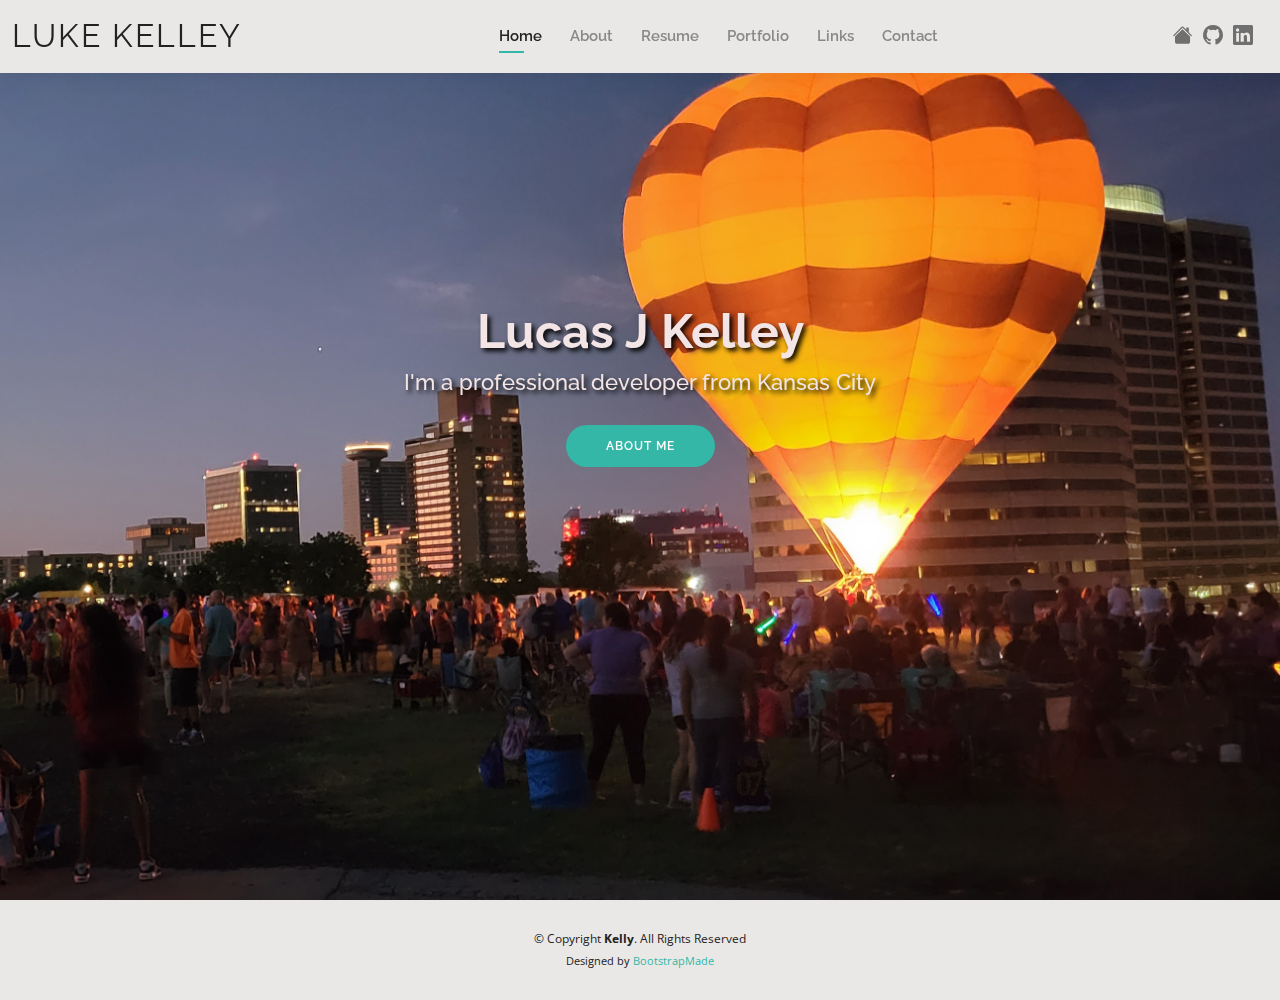
<file: index.html>
<!DOCTYPE html>
<html lang="en">
  <head>
    <meta charset="utf-8" />
    <meta content="width=device-width, initial-scale=1.0" name="viewport" />

    <title>Luke Kelley - Home</title>
    <meta content="" name="description" />
    <meta content="" name="keywords" />

    <!-- Favicons -->
    <link href="assets/img/Icons/LK_BrandingSuite-02.png" rel="icon" />
    <link
      href="assets/img/Icons/LK_BrandingSuite-02.png"
      rel="apple-touch-icon"
    />

    <!-- Google Fonts -->
    <link
      href="https://fonts.googleapis.com/css?family=Open+Sans:300,300i,400,400i,600,600i,700,700i|Raleway:300,300i,400,400i,500,500i,600,600i,700,700i|Poppins:300,300i,400,400i,500,500i,600,600i,700,700i"
      rel="stylesheet"
    />

    <!-- Vendor CSS Files -->
    <link href="assets/vendor/aos/aos.css" rel="stylesheet" />
    <link
      href="assets/vendor/bootstrap/css/bootstrap.min.css"
      rel="stylesheet"
    />
    <link
      href="assets/vendor/bootstrap-icons/bootstrap-icons.css"
      rel="stylesheet"
    />
    <link href="assets/vendor/boxicons/css/boxicons.min.css" rel="stylesheet" />
    <link
      href="assets/vendor/glightbox/css/glightbox.min.css"
      rel="stylesheet"
    />
    <link href="assets/vendor/swiper/swiper-bundle.min.css" rel="stylesheet" />

    <!-- Template Main CSS File -->
    <link href="assets/css/style.css" rel="stylesheet" />

    <!-- =======================================================
  * Template Name: Kelly - v4.10.0
  * Template URL: https://bootstrapmade.com/kelly-free-bootstrap-cv-resume-html-template/
  * Author: BootstrapMade.com
  * License: https://bootstrapmade.com/license/
  ======================================================== -->
  </head>

  <body>
    <!-- ======= Header ======= -->
    <header id="header" class="fixed-top">
      <div
        class="container-fluid d-flex justify-content-between align-items-center"
      >
        <h1 class="logo me-auto me-lg-0">
          <a href="index.html">Luke Kelley</a>
        </h1>
        <!-- Uncomment below if you prefer to use an image logo -->
        <!-- <a href="index.html" class="logo"><img src="assets/img/logo.png" alt="" class="img-fluid"></a>-->

        <nav id="navbar" class="navbar order-last order-lg-0">
          <ul>
            <li><a class="active" href="index.html">Home</a></li>
            <li><a href="about.html">About</a></li>
            <li><a href="resume.html">Resume</a></li>
            <li><a href="portfolio.html">Portfolio</a></li>
            <li><a href="links.html">Links</a></li>
            <li><a href="contact.html">Contact</a></li>
          </ul>
          <i class="bi bi-list mobile-nav-toggle"></i>
        </nav>
        <!-- .navbar -->

        <div class="header-social-links">
          <a href="https://www.lucasjkelley.com" class="website"><i class="bi bi-house-fill"></i></a>
          <a href="https://github.com/lucasjkelley" class="github"><i class="bi bi-github"></i></a>
          <a href="https://www.linkedin.com/in/lucasjkelley/" class="linkedin"><i class="bi bi-linkedin"></i></a>
        </div>
      </div>
    </header>
    <!-- End Header -->

    <!-- ======= Hero Section ======= -->
    <section id="hero" class="d-flex align-items-center">
      <div
        class="container d-flex flex-column align-items-center"
        data-aos="zoom-in"
        data-aos-delay="100"
      >
        <h1>Lucas J Kelley</h1>
        <h2>I'm a professional developer from Kansas City</h2>
        <a href="about.html" class="btn-about">About Me</a>
      </div>
    </section>
    <!-- End Hero -->

    <!-- ======= Footer ======= -->
    <footer id="footer">
      <div class="container">
        <div class="copyright">
          &copy; Copyright <strong><span>Kelly</span></strong
          >. All Rights Reserved
        </div>
        <div class="credits">
          <!-- All the links in the footer should remain intact. -->
          <!-- You can delete the links only if you purchased the pro version. -->
          <!-- Licensing information: https://bootstrapmade.com/license/ -->
          <!-- Purchase the pro version with working PHP/AJAX contact form: https://bootstrapmade.com/kelly-free-bootstrap-cv-resume-html-template/ -->
          Designed by <a href="https://bootstrapmade.com/">BootstrapMade</a>
        </div>
      </div>
    </footer>
    <!-- End  Footer -->

    <div id="preloader"></div>
    <a
      href="#"
      class="back-to-top d-flex align-items-center justify-content-center"
      ><i class="bi bi-arrow-up-short"></i
    ></a>

    <!-- Vendor JS Files -->
    <script src="assets/vendor/purecounter/purecounter_vanilla.js"></script>
    <script src="assets/vendor/aos/aos.js"></script>
    <script src="assets/vendor/bootstrap/js/bootstrap.bundle.min.js"></script>
    <script src="assets/vendor/glightbox/js/glightbox.min.js"></script>
    <script src="assets/vendor/isotope-layout/isotope.pkgd.min.js"></script>
    <script src="assets/vendor/swiper/swiper-bundle.min.js"></script>
    <script src="assets/vendor/waypoints/noframework.waypoints.js"></script>
    <script src="assets/vendor/php-email-form/validate.js"></script>

    <!-- Template Main JS File -->
    <script src="assets/js/main.js"></script>
  </body>
</html>
</file>
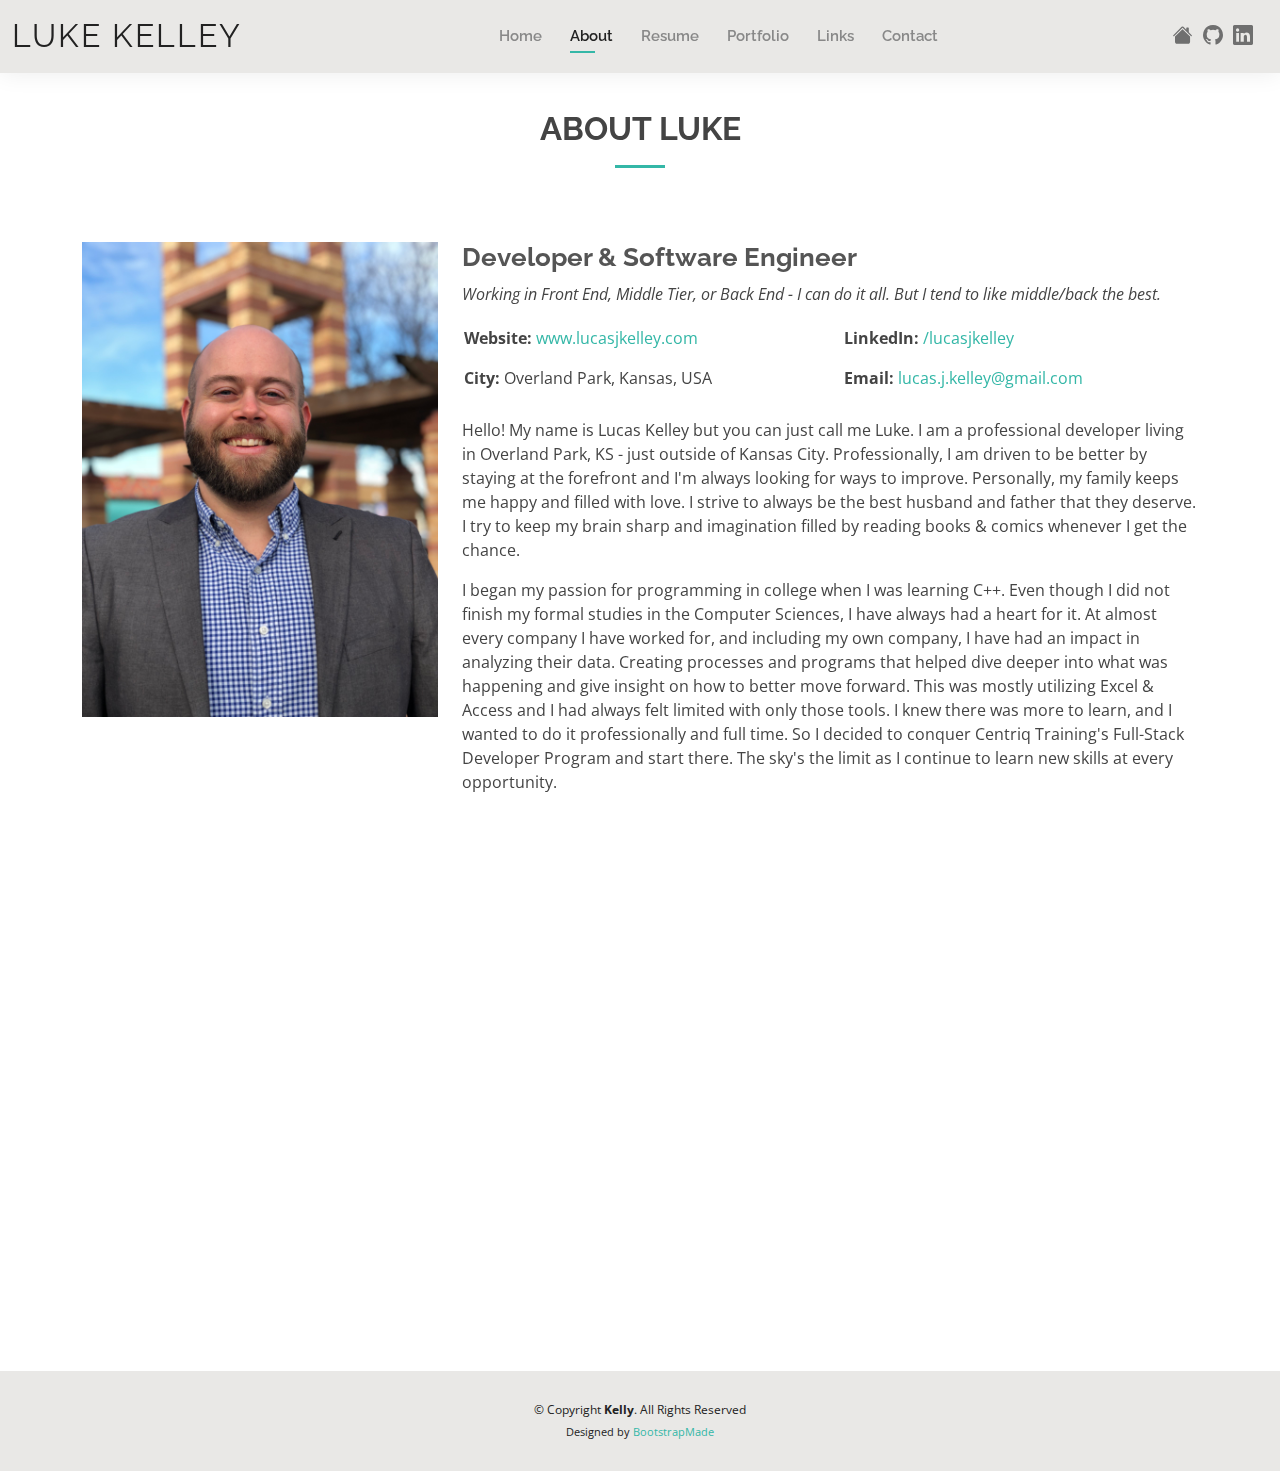
<file: about.html>
<!DOCTYPE html>
<html lang="en">
  <head>
    <meta charset="utf-8" />
    <meta content="width=device-width, initial-scale=1.0" name="viewport" />

    <title>Luke Kelley - About</title>
    <meta content="" name="description" />
    <meta content="" name="keywords" />

    <!-- Favicons -->
    <link href="assets/img/Icons/LK_BrandingSuite-03.png" rel="icon" />
    <link
      href="assets/img/Icons/LK_BrandingSuite-03.png"
      rel="apple-touch-icon"
    />

    <!-- Google Fonts -->
    <link
      href="https://fonts.googleapis.com/css?family=Open+Sans:300,300i,400,400i,600,600i,700,700i|Raleway:300,300i,400,400i,500,500i,600,600i,700,700i|Poppins:300,300i,400,400i,500,500i,600,600i,700,700i"
      rel="stylesheet"
    />

    <!-- Vendor CSS Files -->
    <link href="assets/vendor/aos/aos.css" rel="stylesheet" />
    <link
      href="assets/vendor/bootstrap/css/bootstrap.min.css"
      rel="stylesheet"
    />
    <link
      href="assets/vendor/bootstrap-icons/bootstrap-icons.css"
      rel="stylesheet"
    />
    <link href="assets/vendor/boxicons/css/boxicons.min.css" rel="stylesheet" />
    <link
      href="assets/vendor/glightbox/css/glightbox.min.css"
      rel="stylesheet"
    />
    <link href="assets/vendor/swiper/swiper-bundle.min.css" rel="stylesheet" />

    <!-- Template Main CSS File -->
    <link href="assets/css/style.css" rel="stylesheet" />

    <!-- =======================================================
  * Template Name: Kelly - v4.10.0
  * Template URL: https://bootstrapmade.com/kelly-free-bootstrap-cv-resume-html-template/
  * Author: BootstrapMade.com
  * License: https://bootstrapmade.com/license/
  ======================================================== -->
  </head>

  <body>
    <!-- ======= Header ======= -->
    <header id="header" class="fixed-top">
      <div
        class="container-fluid d-flex justify-content-between align-items-center"
      >
        <h1 class="logo me-auto me-lg-0">
          <a href="index.html">Luke Kelley</a>
        </h1>
        <!-- Uncomment below if you prefer to use an image logo -->
        <!-- <a href="index.html" class="logo"><img src="assets/img/logo.png" alt="" class="img-fluid"></a>-->

        <nav id="navbar" class="navbar order-last order-lg-0">
          <ul>
            <li><a href="index.html">Home</a></li>
            <li><a class="active" href="about.html">About</a></li>
            <li><a href="resume.html">Resume</a></li>
            <li><a href="portfolio.html">Portfolio</a></li>
            <li><a href="links.html">Links</a></li>
            <li><a href="contact.html">Contact</a></li>
          </ul>
          <i class="bi bi-list mobile-nav-toggle"></i>
        </nav>
        <!-- .navbar -->

        <div class="header-social-links">
          <a href="https://www.lucasjkelley.com" class="website"
            ><i class="bi bi-house-fill"></i
          ></a>
          <a href="https://github.com/lucasjkelley" class="github"><i class="bi bi-github"></i></a>
          <a href="https://www.linkedin.com/in/lucasjkelley/" class="linkedin"
            ><i class="bi bi-linkedin"></i
          ></a>
        </div>
      </div>
    </header>
    <!-- End Header -->

    <main id="main">
      <!-- ======= About Section ======= -->
      <section id="about" class="about">
        <div class="container" data-aos="fade-up">
          <div class="section-title">
            <h2>About Luke</h2>
            <br />
          </div>

          <div class="row">
            <div class="col-lg-4">
              <img src="/assets/img/head-shot.jpg" class="img-fluid" alt="" />
            </div>
            <div class="col-lg-8 pt-4 pt-lg-0 content">
              <h3>Developer &amp; Software Engineer</h3>
              <p class="fst-italic">
                Working in Front End, Middle Tier, or Back End - I can do it
                all. But I tend to like middle/back the best.
              </p>
              <div class="row">
                <div class="col-lg-6">
                  <ul>
                    <li>
                      <i class="bi bi-rounded-right"></i>
                      <strong>Website:</strong>
                      <a href="www.lucasjkelley.com">www.lucasjkelley.com</a>
                    </li>
                    <li>
                      <i class="bi bi-rounded-right"></i>
                      <strong>City:</strong> Overland Park, Kansas, USA
                    </li>
                  </ul>
                </div>
                <div class="col-lg-6">
                  <ul>
                    <li>
                      <i class="bi bi-rounded-right"></i>
                      <strong>LinkedIn:</strong>
                      <a href="https://www.linkedin.com/in/lucasjkelley/"
                        >/lucasjkelley</a
                      >
                    </li>
                    <li>
                      <i class="bi bi-rounded-right"></i>
                      <strong>Email:</strong>
                      <a href="mailto:lucas.j.kelley@gmail.com"
                        >lucas.j.kelley@gmail.com</a
                      >
                    </li>
                  </ul>
                </div>
              </div>
              <p>
                Hello! My name is Lucas Kelley but you can just call me Luke. I
                am a professional developer living in Overland Park, KS - just
                outside of Kansas City. Professionally, I am driven to be better
                by staying at the forefront and I'm always looking for ways to
                improve. Personally, my family keeps me happy and filled with
                love. I strive to always be the best husband and father that
                they deserve. I try to keep my brain sharp and imagination
                filled by reading books & comics whenever I get the chance.
              </p>
              <p>
                I began my passion for programming in college when I was
                learning C++. Even though I did not finish my formal studies in
                the Computer Sciences, I have always had a heart for it. At
                almost every company I have worked for, and including my own
                company, I have had an impact in analyzing their data. Creating
                processes and programs that helped dive deeper into what was
                happening and give insight on how to better move forward. This
                was mostly utilizing Excel & Access and I had always felt
                limited with only those tools. I knew there was more to learn,
                and I wanted to do it professionally and full time. So I decided
                to conquer Centriq Training's Full-Stack Developer Program and
                start there. The sky's the limit as I continue to learn new
                skills at every opportunity.
              </p>
            </div>
          </div>
        </div>
      </section>
      <!-- End About Section -->

      <!-- ======= Skills Section ======= -->
      <section id="skills" class="skills">
        <div class="container" data-aos="fade-up">
          <div class="section-title text-center">
            <h2>Skills</h2>
            <p>
              I specialize in a variety of technologies and bring a lot to the
              table. Everyone has their own way of doing things and I'm very
              adaptable.
            </p>
          </div>

          <div class="row pt-5">
            <div class="col-md-6 row-item col-lg-4">
              <div class="card-img pb-3 align-left">
                <i class="bi bi-phone-landscape" media-simple="true"></i>
              </div>
              <h4 class="custom-fonts-style custom-card-title-display-5">
                Responsive Design
              </h4>
              <p class="custom-text custom-fonts-style display-7">
                Utilize break-through technologies and techniques to design
                websites that look good on any device, using HTML5, JavaScript,
                jQuery, jQueryUI, CSS3, and Bootstrap.
              </p>
            </div>

            <div class="col-md-6 row-item col-lg-4">
              <div class="card-img pb-3 align-left">
                <i class="bi bi-braces" media-simple="true"></i>
              </div>
              <h4 class="custom-fonts-style custom-card-title-display-5">
                Software Development
              </h4>
              <p class="custom-text custom-fonts-style display-7">
                Design and develop full-stack applications using .NET Framework,
                .NET Core, C#.NET, ASP.NET, LINQ, MVC, and EF.
              </p>
            </div>

            <div class="col-md-6 row-item col-lg-4">
              <div class="card-img pb-3 align-left">
                <i class="bi bi-database" media-simple="true"></i>
              </div>
              <h4 class="custom-fonts-style custom-card-title-display-5">
                Database Management
              </h4>
              <p class="custom-text custom-fonts-style display-7">
                Streamlined development for managing your back-end, using
                ADO.Net, SQL, SQL Server, and SSMS.
              </p>
            </div>
          </div>
        </div>
      </section>
      <!-- ======= Facts Section ======= 
      <section id="facts" class="facts">
        <div class="container" data-aos="fade-up">
          <div class="section-title">
            <h2>Facts</h2>
            <p>
              Magnam dolores commodi suscipit. Necessitatibus eius consequatur
              ex aliquid fuga eum quidem. Sit sint consectetur velit. Quisquam
              quos quisquam cupiditate. Et nemo qui impedit suscipit alias ea.
              Quia fugiat sit in iste officiis commodi quidem hic quas.
            </p>
          </div>

          <div class="row counters">
            <div class="col-lg-3 col-6 text-center">
              <span
                data-purecounter-start="0"
                data-purecounter-end="232"
                data-purecounter-duration="1"
                class="purecounter"
              ></span>
              <p>Clients</p>
            </div>

            <div class="col-lg-3 col-6 text-center">
              <span
                data-purecounter-start="0"
                data-purecounter-end="521"
                data-purecounter-duration="1"
                class="purecounter"
              ></span>
              <p>Projects</p>
            </div>

            <div class="col-lg-3 col-6 text-center">
              <span
                data-purecounter-start="0"
                data-purecounter-end="1463"
                data-purecounter-duration="1"
                class="purecounter"
              ></span>
              <p>Hours Of Support</p>
            </div>

            <div class="col-lg-3 col-6 text-center">
              <span
                data-purecounter-start="0"
                data-purecounter-end="15"
                data-purecounter-duration="1"
                class="purecounter"
              ></span>
              <p>Hard Workers</p>
            </div>
          </div>
        </div>
      </section>
      -->
      <!-- End Facts Section -->

      <!-- ======= Testimonials Section ======= 
      <section id="testimonials" class="testimonials">
        <div class="container" data-aos="fade-up">
          <div class="section-title">
            <h2>Testimonials</h2>
            <p>
              Magnam dolores commodi suscipit. Necessitatibus eius consequatur
              ex aliquid fuga eum quidem. Sit sint consectetur velit. Quisquam
              quos quisquam cupiditate. Et nemo qui impedit suscipit alias ea.
              Quia fugiat sit in iste officiis commodi quidem hic quas.
            </p>
          </div>

          <div
            class="testimonials-slider swiper"
            data-aos="fade-up"
            data-aos-delay="100"
          >
            <div class="swiper-wrapper">
              <div class="swiper-slide">
                <div class="testimonial-item">
                  <img
                    src="assets/img/testimonials/testimonials-1.jpg"
                    class="testimonial-img"
                    alt=""
                  />
                  <h3>Saul Goodman</h3>
                  <h4>Ceo &amp; Founder</h4>
                  <p>
                    <i class="bx bxs-quote-alt-left quote-icon-left"></i>
                    Proin iaculis purus consequat sem cure digni ssim donec
                    porttitora entum suscipit rhoncus. Accusantium quam,
                    ultricies eget id, aliquam eget nibh et. Maecen aliquam,
                    risus at semper.
                    <i class="bx bxs-quote-alt-right quote-icon-right"></i>
                  </p>
                </div>
              </div>
              <!-- End testimonial item 

              <div class="swiper-slide">
                <div class="testimonial-item">
                  <img
                    src="assets/img/testimonials/testimonials-2.jpg"
                    class="testimonial-img"
                    alt=""
                  />
                  <h3>Sara Wilsson</h3>
                  <h4>Designer</h4>
                  <p>
                    <i class="bx bxs-quote-alt-left quote-icon-left"></i>
                    Export tempor illum tamen malis malis eram quae irure esse
                    labore quem cillum quid cillum eram malis quorum velit fore
                    eram velit sunt aliqua noster fugiat irure amet legam anim
                    culpa.
                    <i class="bx bxs-quote-alt-right quote-icon-right"></i>
                  </p>
                </div>
              </div>
              <!-- End testimonial item 

              <div class="swiper-slide">
                <div class="testimonial-item">
                  <img
                    src="assets/img/testimonials/testimonials-3.jpg"
                    class="testimonial-img"
                    alt=""
                  />
                  <h3>Jena Karlis</h3>
                  <h4>Store Owner</h4>
                  <p>
                    <i class="bx bxs-quote-alt-left quote-icon-left"></i>
                    Enim nisi quem export duis labore cillum quae magna enim
                    sint quorum nulla quem veniam duis minim tempor labore quem
                    eram duis noster aute amet eram fore quis sint minim.
                    <i class="bx bxs-quote-alt-right quote-icon-right"></i>
                  </p>
                </div>
              </div>
              <!-- End testimonial item 

              <div class="swiper-slide">
                <div class="testimonial-item">
                  <img
                    src="assets/img/testimonials/testimonials-4.jpg"
                    class="testimonial-img"
                    alt=""
                  />
                  <h3>Matt Brandon</h3>
                  <h4>Freelancer</h4>
                  <p>
                    <i class="bx bxs-quote-alt-left quote-icon-left"></i>
                    Fugiat enim eram quae cillum dolore dolor amet nulla culpa
                    multos export minim fugiat minim velit minim dolor enim duis
                    veniam ipsum anim magna sunt elit fore quem dolore labore
                    illum veniam.
                    <i class="bx bxs-quote-alt-right quote-icon-right"></i>
                  </p>
                </div>
              </div>
              <!-- End testimonial item 

              <div class="swiper-slide">
                <div class="testimonial-item">
                  <img
                    src="assets/img/testimonials/testimonials-5.jpg"
                    class="testimonial-img"
                    alt=""
                  />
                  <h3>John Larson</h3>
                  <h4>Entrepreneur</h4>
                  <p>
                    <i class="bx bxs-quote-alt-left quote-icon-left"></i>
                    Quis quorum aliqua sint quem legam fore sunt eram irure
                    aliqua veniam tempor noster veniam enim culpa labore duis
                    sunt culpa nulla illum cillum fugiat legam esse veniam culpa
                    fore nisi cillum quid.
                    <i class="bx bxs-quote-alt-right quote-icon-right"></i>
                  </p>
                </div>
              </div>
              <!-- End testimonial item 
            </div>
            <div class="swiper-pagination"></div>
          </div>
        </div>
      </section>
       End Testimonials Section -->
    </main>
    <!-- End #main -->

    <!-- ======= Footer ======= -->
    <footer id="footer">
      <div class="container">
        <div class="copyright">
          &copy; Copyright <strong><span>Kelly</span></strong
          >. All Rights Reserved
        </div>
        <div class="credits">
          <!-- All the links in the footer should remain intact. -->
          <!-- You can delete the links only if you purchased the pro version. -->
          <!-- Licensing information: https://bootstrapmade.com/license/ -->
          <!-- Purchase the pro version with working PHP/AJAX contact form: https://bootstrapmade.com/kelly-free-bootstrap-cv-resume-html-template/ -->
          Designed by <a href="https://bootstrapmade.com/">BootstrapMade</a>
        </div>
      </div>
    </footer>
    <!-- End  Footer -->

    <div id="preloader"></div>
    <a
      href="#"
      class="back-to-top d-flex align-items-center justify-content-center"
      ><i class="bi bi-arrow-up-short"></i
    ></a>

    <!-- Vendor JS Files -->
    <script src="assets/vendor/purecounter/purecounter_vanilla.js"></script>
    <script src="assets/vendor/aos/aos.js"></script>
    <script src="assets/vendor/bootstrap/js/bootstrap.bundle.min.js"></script>
    <script src="assets/vendor/glightbox/js/glightbox.min.js"></script>
    <script src="assets/vendor/isotope-layout/isotope.pkgd.min.js"></script>
    <script src="assets/vendor/swiper/swiper-bundle.min.js"></script>
    <script src="assets/vendor/waypoints/noframework.waypoints.js"></script>
    <script src="assets/vendor/php-email-form/validate.js"></script>

    <!-- Template Main JS File -->
    <script src="assets/js/main.js"></script>
  </body>
</html>
</file>
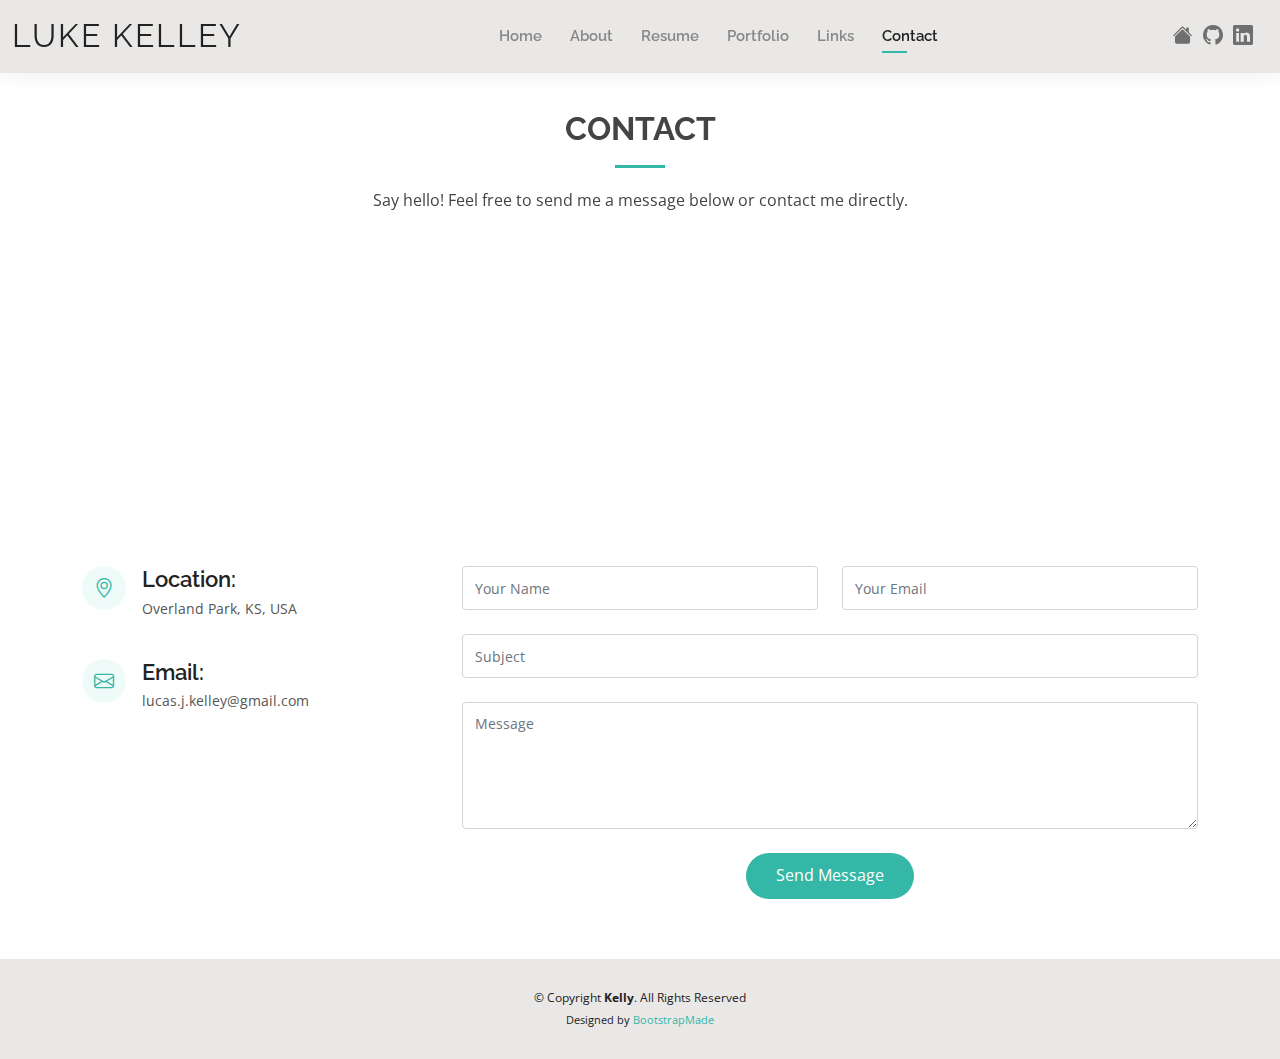
<file: contact.html>
<!DOCTYPE html>
<html lang="en">
  <head>
    <meta charset="utf-8" />
    <meta content="width=device-width, initial-scale=1.0" name="viewport" />

    <title>Luke Kelley - Index</title>
    <meta content="" name="description" />
    <meta content="" name="keywords" />

    <!-- Favicons -->
    <link href="assets/img/Icons/LK_BrandingSuite-02.png" rel="icon" />
    <link
      href="assets/img/Icons/LK_BrandingSuite-02.png"
      rel="apple-touch-icon"
    />

    <!-- Google Fonts -->
    <link
      href="https://fonts.googleapis.com/css?family=Open+Sans:300,300i,400,400i,600,600i,700,700i|Raleway:300,300i,400,400i,500,500i,600,600i,700,700i|Poppins:300,300i,400,400i,500,500i,600,600i,700,700i"
      rel="stylesheet"
    />

    <!-- Vendor CSS Files -->
    <link href="assets/vendor/aos/aos.css" rel="stylesheet" />
    <link
      href="assets/vendor/bootstrap/css/bootstrap.min.css"
      rel="stylesheet"
    />
    <link
      href="assets/vendor/bootstrap-icons/bootstrap-icons.css"
      rel="stylesheet"
    />
    <link href="assets/vendor/boxicons/css/boxicons.min.css" rel="stylesheet" />
    <link
      href="assets/vendor/glightbox/css/glightbox.min.css"
      rel="stylesheet"
    />
    <link href="assets/vendor/swiper/swiper-bundle.min.css" rel="stylesheet" />

    <!-- Template Main CSS File -->
    <link href="assets/css/style.css" rel="stylesheet" />

    <!-- =======================================================
  * Template Name: Kelly - v4.10.0
  * Template URL: https://bootstrapmade.com/kelly-free-bootstrap-cv-resume-html-template/
  * Author: BootstrapMade.com
  * License: https://bootstrapmade.com/license/
  ======================================================== -->
  </head>

  <body>
    <!-- ======= Header ======= -->
    <header id="header" class="fixed-top">
      <div
        class="container-fluid d-flex justify-content-between align-items-center"
      >
        <h1 class="logo me-auto me-lg-0">
          <a href="index.html">Luke Kelley</a>
        </h1>
        <!-- Uncomment below if you prefer to use an image logo -->
        <!-- <a href="index.html" class="logo"><img src="assets/img/logo.png" alt="" class="img-fluid"></a>-->

        <nav id="navbar" class="navbar order-last order-lg-0">
          <ul>
            <li><a href="index.html">Home</a></li>
            <li><a href="about.html">About</a></li>
            <li><a href="resume.html">Resume</a></li>
            <li><a href="portfolio.html">Portfolio</a></li>
            <li><a href="links.html">Links</a></li>
            <li><a class="active" href="contact.html">Contact</a></li>
          </ul>
          <i class="bi bi-list mobile-nav-toggle"></i>
        </nav>
        <!-- .navbar -->

        <div class="header-social-links">
          <a href="https://www.lucasjkelley.com" class="website"
            ><i class="bi bi-house-fill"></i
          ></a>
          <a href="https://github.com/lucasjkelley" class="github"><i class="bi bi-github"></i></a>
          <a href="https://www.linkedin.com/in/lucasjkelley/" class="linkedin"
            ><i class="bi bi-linkedin"></i
          ></a>
        </div>
      </div>
    </header>
    <!-- End Header -->

    <main id="main">
      <!-- ======= Contact Section ======= -->
      <section id="contact" class="contact">
        <div class="container" data-aos="fade-up">
          <div class="section-title">
            <h2>Contact</h2>
            <p>
              Say hello! Feel free to send me a message below or contact me
              directly.
            </p>
          </div>

          <div>
            <iframe
              style="border: 0; width: 100%; height: 270px"
              src="https://www.google.com/maps/embed?pb=!1m14!1m12!1m3!1d183638.5866000568!2d-94.70612690613933!3d39.035821578005795!2m3!1f0!2f0!3f0!3m2!1i1024!2i768!4f13.1!5e0!3m2!1sen!2sus!4v1676837597064!5m2!1sen!2sus"
              width="600"
              height="450"
              style="border: 0"
              allowfullscreen=""
              loading="lazy"
              referrerpolicy="no-referrer-when-downgrade"
            ></iframe>
          </div>

          <div class="row mt-5">
            <div class="col-lg-4">
              <div class="info">
                <div class="address">
                  <i class="bi bi-geo-alt"></i>
                  <h4>Location:</h4>
                  <p>Overland Park, KS, USA</p>
                </div>

                <div class="email">
                  <i class="bi bi-envelope"></i>
                  <h4>Email:</h4>
                  <p>lucas.j.kelley@gmail.com</p>
                </div>
              </div>
            </div>

            <div class="col-lg-8 mt-5 mt-lg-0">
              <form
                action="forms/contact.php"
                method="post"
                role="form"
                class="php-email-form"
              >
                <div class="row">
                  <div class="col-md-6 form-group">
                    <input
                      type="text"
                      name="name"
                      class="form-control"
                      id="name"
                      placeholder="Your Name"
                      required
                    />
                  </div>
                  <div class="col-md-6 form-group mt-3 mt-md-0">
                    <input
                      type="email"
                      class="form-control"
                      name="email"
                      id="email"
                      placeholder="Your Email"
                      required
                    />
                  </div>
                </div>
                <div class="form-group mt-3">
                  <input
                    type="text"
                    class="form-control"
                    name="subject"
                    id="subject"
                    placeholder="Subject"
                    required
                  />
                </div>
                <div class="form-group mt-3">
                  <textarea
                    class="form-control"
                    name="message"
                    rows="5"
                    placeholder="Message"
                    required
                  ></textarea>
                </div>
                <div class="my-3">
                  <div class="loading">Loading</div>
                  <div class="error-message"></div>
                  <div class="sent-message">
                    Your message has been sent. Thank you!
                  </div>
                </div>
                <div class="text-center">
                  <button type="submit">Send Message</button>
                </div>
              </form>
            </div>
          </div>
        </div>
      </section>
      <!-- End Contact Section -->
    </main>
    <!-- End #main -->

    <!-- ======= Footer ======= -->
    <footer id="footer">
      <div class="container">
        <div class="copyright">
          &copy; Copyright <strong><span>Kelly</span></strong
          >. All Rights Reserved
        </div>
        <div class="credits">
          <!-- All the links in the footer should remain intact. -->
          <!-- You can delete the links only if you purchased the pro version. -->
          <!-- Licensing information: https://bootstrapmade.com/license/ -->
          <!-- Purchase the pro version with working PHP/AJAX contact form: https://bootstrapmade.com/kelly-free-bootstrap-cv-resume-html-template/ -->
          Designed by <a href="https://bootstrapmade.com/">BootstrapMade</a>
        </div>
      </div>
    </footer>
    <!-- End  Footer -->

    <div id="preloader"></div>
    <a
      href="#"
      class="back-to-top d-flex align-items-center justify-content-center"
      ><i class="bi bi-arrow-up-short"></i
    ></a>

    <!-- Vendor JS Files -->
    <script src="assets/vendor/purecounter/purecounter_vanilla.js"></script>
    <script src="assets/vendor/aos/aos.js"></script>
    <script src="assets/vendor/bootstrap/js/bootstrap.bundle.min.js"></script>
    <script src="assets/vendor/glightbox/js/glightbox.min.js"></script>
    <script src="assets/vendor/isotope-layout/isotope.pkgd.min.js"></script>
    <script src="assets/vendor/swiper/swiper-bundle.min.js"></script>
    <script src="assets/vendor/waypoints/noframework.waypoints.js"></script>
    <script src="assets/vendor/php-email-form/validate.js"></script>

    <!-- Template Main JS File -->
    <script src="assets/js/main.js"></script>
  </body>
</html>
</file>
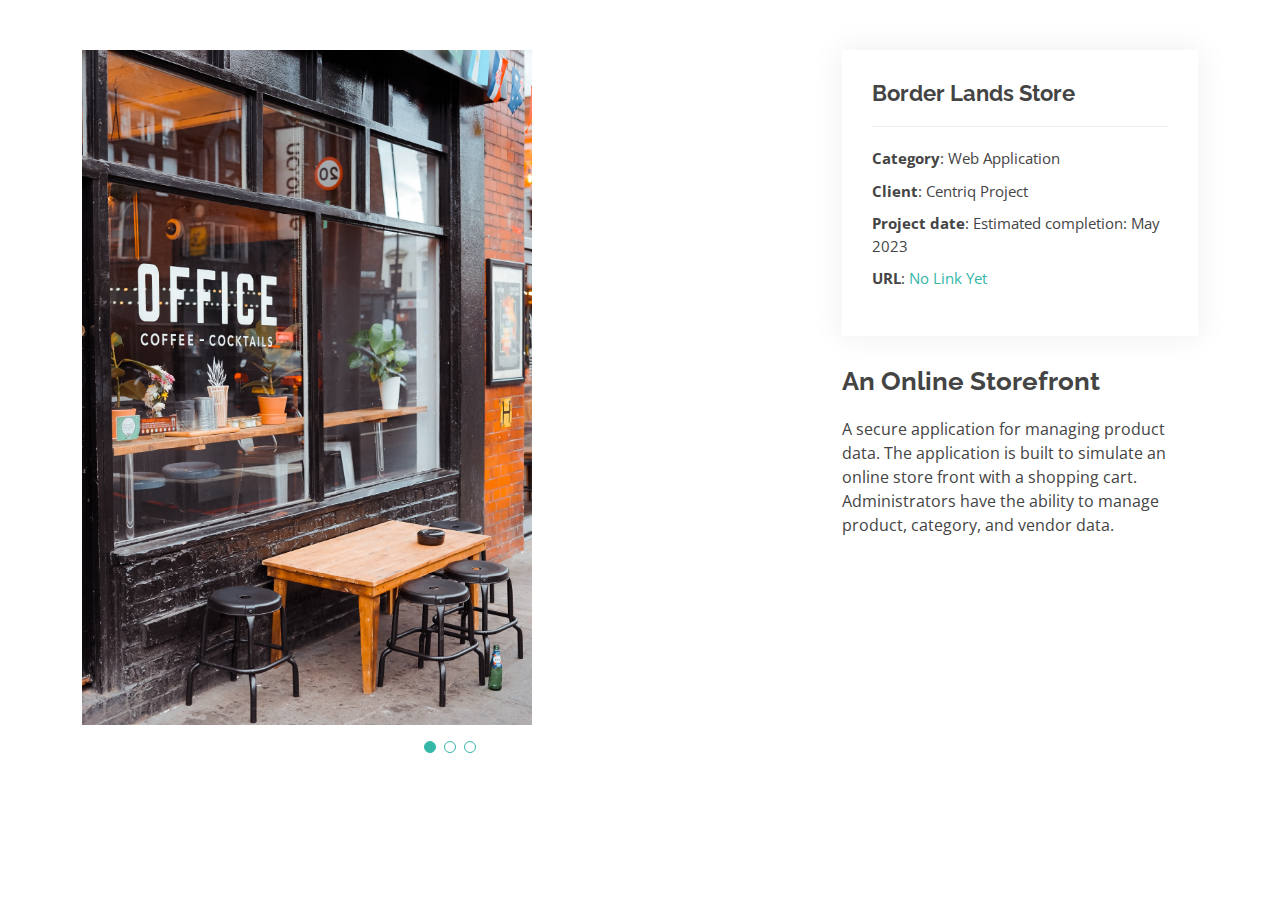
<file: portfolio-details2.html>
<!DOCTYPE html>
<html lang="en">

<head>
  <meta charset="utf-8">
  <meta content="width=device-width, initial-scale=1.0" name="viewport">

  <title>Luke Kelley - Portfolio Details</title>
  <meta content="" name="description">
  <meta content="" name="keywords">

  <!-- Favicons -->
  <link href="assets/img/favicon.png" rel="icon">
  <link href="assets/img/apple-touch-icon.png" rel="apple-touch-icon">

  <!-- Google Fonts -->
  <link href="https://fonts.googleapis.com/css?family=Open+Sans:300,300i,400,400i,600,600i,700,700i|Raleway:300,300i,400,400i,500,500i,600,600i,700,700i|Poppins:300,300i,400,400i,500,500i,600,600i,700,700i" rel="stylesheet">

  <!-- Vendor CSS Files -->
  <link href="assets/vendor/aos/aos.css" rel="stylesheet">
  <link href="assets/vendor/bootstrap/css/bootstrap.min.css" rel="stylesheet">
  <link href="assets/vendor/bootstrap-icons/bootstrap-icons.css" rel="stylesheet">
  <link href="assets/vendor/boxicons/css/boxicons.min.css" rel="stylesheet">
  <link href="assets/vendor/glightbox/css/glightbox.min.css" rel="stylesheet">
  <link href="assets/vendor/swiper/swiper-bundle.min.css" rel="stylesheet">

  <!-- Template Main CSS File -->
  <link href="assets/css/style.css" rel="stylesheet">

  <!-- =======================================================
  * Template Name: Kelly - v4.10.0
  * Template URL: https://bootstrapmade.com/kelly-free-bootstrap-cv-resume-html-template/
  * Author: BootstrapMade.com
  * License: https://bootstrapmade.com/license/
  ======================================================== -->
</head>

<body>

  <main id="main">

    <!-- ======= Portfolio Details Section ======= -->
    <section id="portfolio-details" class="portfolio-details">
      <div class="container">

        <div class="row gy-4">

          <div class="col-lg-8">
            <div class="portfolio-details-slider swiper">
              <div class="swiper-wrapper align-items-center">

                <div class="swiper-slide">
                  <img class="img-fluid vh-75 m-auto" src="assets/img/portfolio/StoreFront.jpg" alt="A Storefront">
                </div>

                <div class="swiper-slide">
                  <img class="img-fluid vh-75 m-auto" src="assets/img/portfolio/coming_soon.jpg" alt="">
                </div>

                <div class="swiper-slide">
                  <img class="img-fluid vh-75 m-auto" src="assets/img/portfolio/coming_soon.jpg" alt="">
                </div>

              </div>
              <div class="swiper-pagination"></div>
            </div>
          </div>

          <div class="col-lg-4">
            <div class="portfolio-info">
              <h3>Border Lands Store</h3>
              <ul>
                <li><strong>Category</strong>: Web Application</li>
                <li><strong>Client</strong>: Centriq Project</li>
                <li><strong>Project date</strong>: Estimated completion: May 2023</li>
                <li><strong>URL</strong>: <a href="#">No Link Yet</a></li>
              </ul>
            </div>
            <div class="portfolio-description">
              <h2>An Online Storefront</h2>
              <p>
                A secure application for managing product data. The application is built to simulate an online store front with a shopping cart. Administrators have the ability to manage product, category, and vendor data.
              </p>
            </div>
          </div>

        </div>

      </div>
    </section><!-- End Portfolio Details Section -->

  </main><!-- End #main -->

  <div id="preloader"></div>
  <a href="#" class="back-to-top d-flex align-items-center justify-content-center"><i class="bi bi-arrow-up-short"></i></a>

  <!-- Vendor JS Files -->
  <script src="assets/vendor/purecounter/purecounter_vanilla.js"></script>
  <script src="assets/vendor/aos/aos.js"></script>
  <script src="assets/vendor/bootstrap/js/bootstrap.bundle.min.js"></script>
  <script src="assets/vendor/glightbox/js/glightbox.min.js"></script>
  <script src="assets/vendor/isotope-layout/isotope.pkgd.min.js"></script>
  <script src="assets/vendor/swiper/swiper-bundle.min.js"></script>
  <script src="assets/vendor/waypoints/noframework.waypoints.js"></script>
  <script src="assets/vendor/php-email-form/validate.js"></script>

  <!-- Template Main JS File -->
  <script src="assets/js/main.js"></script>

</body>

</html>
</file>
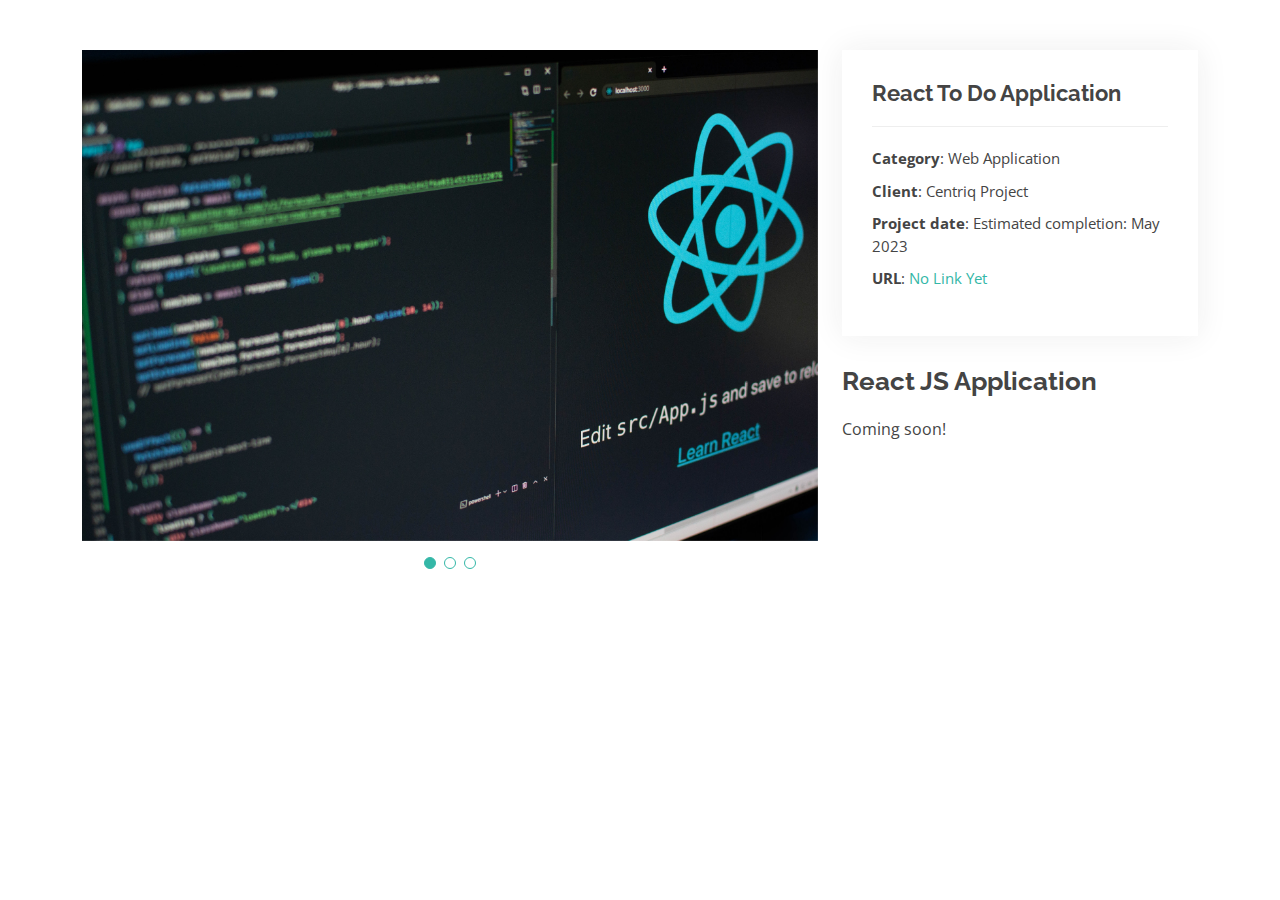
<file: portfolio-details4.html>
<!DOCTYPE html>
<html lang="en">

<head>
  <meta charset="utf-8">
  <meta content="width=device-width, initial-scale=1.0" name="viewport">

  <title>Luke Kelley - Portfolio Details</title>
  <meta content="" name="description">
  <meta content="" name="keywords">

  <!-- Favicons -->
  <link href="assets/img/favicon.png" rel="icon">
  <link href="assets/img/apple-touch-icon.png" rel="apple-touch-icon">

  <!-- Google Fonts -->
  <link href="https://fonts.googleapis.com/css?family=Open+Sans:300,300i,400,400i,600,600i,700,700i|Raleway:300,300i,400,400i,500,500i,600,600i,700,700i|Poppins:300,300i,400,400i,500,500i,600,600i,700,700i" rel="stylesheet">

  <!-- Vendor CSS Files -->
  <link href="assets/vendor/aos/aos.css" rel="stylesheet">
  <link href="assets/vendor/bootstrap/css/bootstrap.min.css" rel="stylesheet">
  <link href="assets/vendor/bootstrap-icons/bootstrap-icons.css" rel="stylesheet">
  <link href="assets/vendor/boxicons/css/boxicons.min.css" rel="stylesheet">
  <link href="assets/vendor/glightbox/css/glightbox.min.css" rel="stylesheet">
  <link href="assets/vendor/swiper/swiper-bundle.min.css" rel="stylesheet">

  <!-- Template Main CSS File -->
  <link href="assets/css/style.css" rel="stylesheet">

  <!-- =======================================================
  * Template Name: Kelly - v4.10.0
  * Template URL: https://bootstrapmade.com/kelly-free-bootstrap-cv-resume-html-template/
  * Author: BootstrapMade.com
  * License: https://bootstrapmade.com/license/
  ======================================================== -->
</head>

<body>

  <main id="main">

    <!-- ======= Portfolio Details Section ======= -->
    <section id="portfolio-details" class="portfolio-details">
      <div class="container">

        <div class="row gy-4">

          <div class="col-lg-8">
            <div class="portfolio-details-slider swiper">
              <div class="swiper-wrapper align-items-center">

                <div class="swiper-slide">
                  <img class="img-fluid vh-75 m-auto" src="assets/img/portfolio/react.jpg" alt="react logo on laptop">
                </div>

                <div class="swiper-slide">
                  <img class="img-fluid vh-75 m-auto" src="assets/img/portfolio/coming_soon.jpg" alt="">
                </div>

                <div class="swiper-slide">
                  <img class="img-fluid vh-75 m-auto" src="assets/img/portfolio/coming_soon.jpg" alt="">
                </div>

              </div>
              <div class="swiper-pagination"></div>
            </div>
          </div>

          <div class="col-lg-4">
            <div class="portfolio-info">
              <h3>React To Do Application</h3>
              <ul>
                <li><strong>Category</strong>: Web Application</li>
                <li><strong>Client</strong>: Centriq Project</li>
                <li><strong>Project date</strong>: Estimated completion: May 2023</li>
                <li><strong>URL</strong>: <a href="#">No Link Yet</a></li>
              </ul>
            </div>
            <div class="portfolio-description">
              <h2>React JS Application</h2>
              <p>
                Coming soon!
              </p>
            </div>
          </div>

        </div>

      </div>
    </section><!-- End Portfolio Details Section -->

  </main><!-- End #main -->

  <div id="preloader"></div>
  <a href="#" class="back-to-top d-flex align-items-center justify-content-center"><i class="bi bi-arrow-up-short"></i></a>

  <!-- Vendor JS Files -->
  <script src="assets/vendor/purecounter/purecounter_vanilla.js"></script>
  <script src="assets/vendor/aos/aos.js"></script>
  <script src="assets/vendor/bootstrap/js/bootstrap.bundle.min.js"></script>
  <script src="assets/vendor/glightbox/js/glightbox.min.js"></script>
  <script src="assets/vendor/isotope-layout/isotope.pkgd.min.js"></script>
  <script src="assets/vendor/swiper/swiper-bundle.min.js"></script>
  <script src="assets/vendor/waypoints/noframework.waypoints.js"></script>
  <script src="assets/vendor/php-email-form/validate.js"></script>

  <!-- Template Main JS File -->
  <script src="assets/js/main.js"></script>

</body>

</html>
</file>
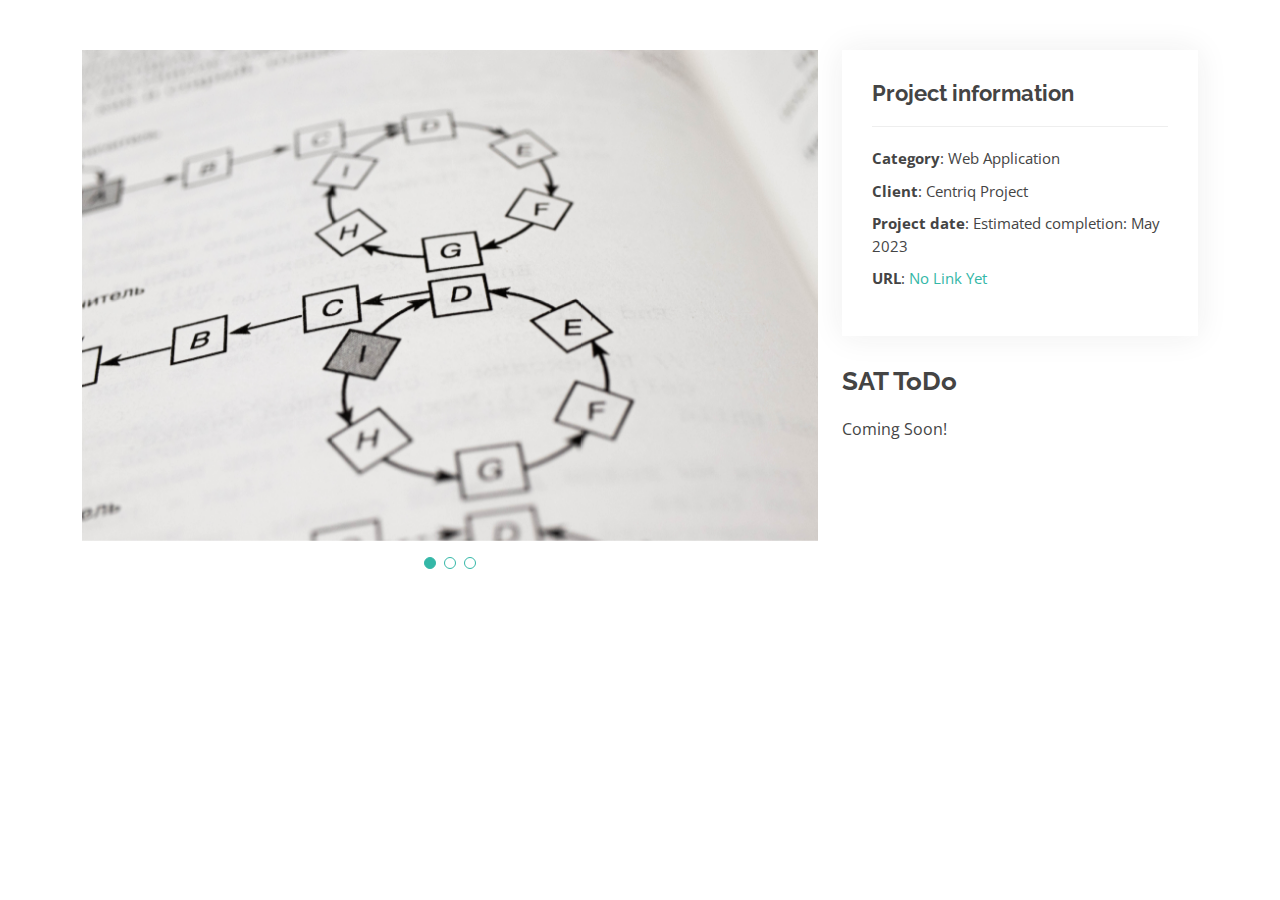
<file: portfolio-details5.html>
<!DOCTYPE html>
<html lang="en">

<head>
  <meta charset="utf-8">
  <meta content="width=device-width, initial-scale=1.0" name="viewport">

  <title>Luke Kelley - Portfolio Details</title>
  <meta content="" name="description">
  <meta content="" name="keywords">

  <!-- Favicons -->
  <link href="assets/img/favicon.png" rel="icon">
  <link href="assets/img/apple-touch-icon.png" rel="apple-touch-icon">

  <!-- Google Fonts -->
  <link href="https://fonts.googleapis.com/css?family=Open+Sans:300,300i,400,400i,600,600i,700,700i|Raleway:300,300i,400,400i,500,500i,600,600i,700,700i|Poppins:300,300i,400,400i,500,500i,600,600i,700,700i" rel="stylesheet">

  <!-- Vendor CSS Files -->
  <link href="assets/vendor/aos/aos.css" rel="stylesheet">
  <link href="assets/vendor/bootstrap/css/bootstrap.min.css" rel="stylesheet">
  <link href="assets/vendor/bootstrap-icons/bootstrap-icons.css" rel="stylesheet">
  <link href="assets/vendor/boxicons/css/boxicons.min.css" rel="stylesheet">
  <link href="assets/vendor/glightbox/css/glightbox.min.css" rel="stylesheet">
  <link href="assets/vendor/swiper/swiper-bundle.min.css" rel="stylesheet">

  <!-- Template Main CSS File -->
  <link href="assets/css/style.css" rel="stylesheet">

  <!-- =======================================================
  * Template Name: Kelly - v4.10.0
  * Template URL: https://bootstrapmade.com/kelly-free-bootstrap-cv-resume-html-template/
  * Author: BootstrapMade.com
  * License: https://bootstrapmade.com/license/
  ======================================================== -->
</head>

<body>

  <main id="main">

    <!-- ======= Portfolio Details Section ======= -->
    <section id="portfolio-details" class="portfolio-details">
      <div class="container">

        <div class="row gy-4">

          <div class="col-lg-8">
            <div class="portfolio-details-slider swiper">
              <div class="swiper-wrapper align-items-center">

                <div class="swiper-slide">
                  <img class="img-fluid vh-75 m-auto" src="assets/img/portfolio/SAT.jpg" alt="Algorithm Textbook">
                </div>

                <div class="swiper-slide">
                  <img class="img-fluid vh-75 m-auto" src="assets/img/portfolio/coming_soon.jpg" alt="">
                </div>

                <div class="swiper-slide">
                  <img class="img-fluid vh-75 m-auto" src="assets/img/portfolio/coming_soon.jpg" alt="">
                </div>

              </div>
              <div class="swiper-pagination"></div>
            </div>
          </div>

          <div class="col-lg-4">
            <div class="portfolio-info">
              <h3>Project information</h3>
              <ul>
                <li><strong>Category</strong>: Web Application</li>
                <li><strong>Client</strong>: Centriq Project</li>
                <li><strong>Project date</strong>: Estimated completion: May 2023</li>
                <li><strong>URL</strong>: <a href="#">No Link Yet</a></li>
              </ul>
            </div>
            <div class="portfolio-description">
              <h2>SAT ToDo</h2>
              <p>
                Coming Soon!
              </p>
            </div>
          </div>

        </div>

      </div>
    </section><!-- End Portfolio Details Section -->

  </main><!-- End #main -->

  <div id="preloader"></div>
  <a href="#" class="back-to-top d-flex align-items-center justify-content-center"><i class="bi bi-arrow-up-short"></i></a>

  <!-- Vendor JS Files -->
  <script src="assets/vendor/purecounter/purecounter_vanilla.js"></script>
  <script src="assets/vendor/aos/aos.js"></script>
  <script src="assets/vendor/bootstrap/js/bootstrap.bundle.min.js"></script>
  <script src="assets/vendor/glightbox/js/glightbox.min.js"></script>
  <script src="assets/vendor/isotope-layout/isotope.pkgd.min.js"></script>
  <script src="assets/vendor/swiper/swiper-bundle.min.js"></script>
  <script src="assets/vendor/waypoints/noframework.waypoints.js"></script>
  <script src="assets/vendor/php-email-form/validate.js"></script>

  <!-- Template Main JS File -->
  <script src="assets/js/main.js"></script>

</body>

</html>
</file>
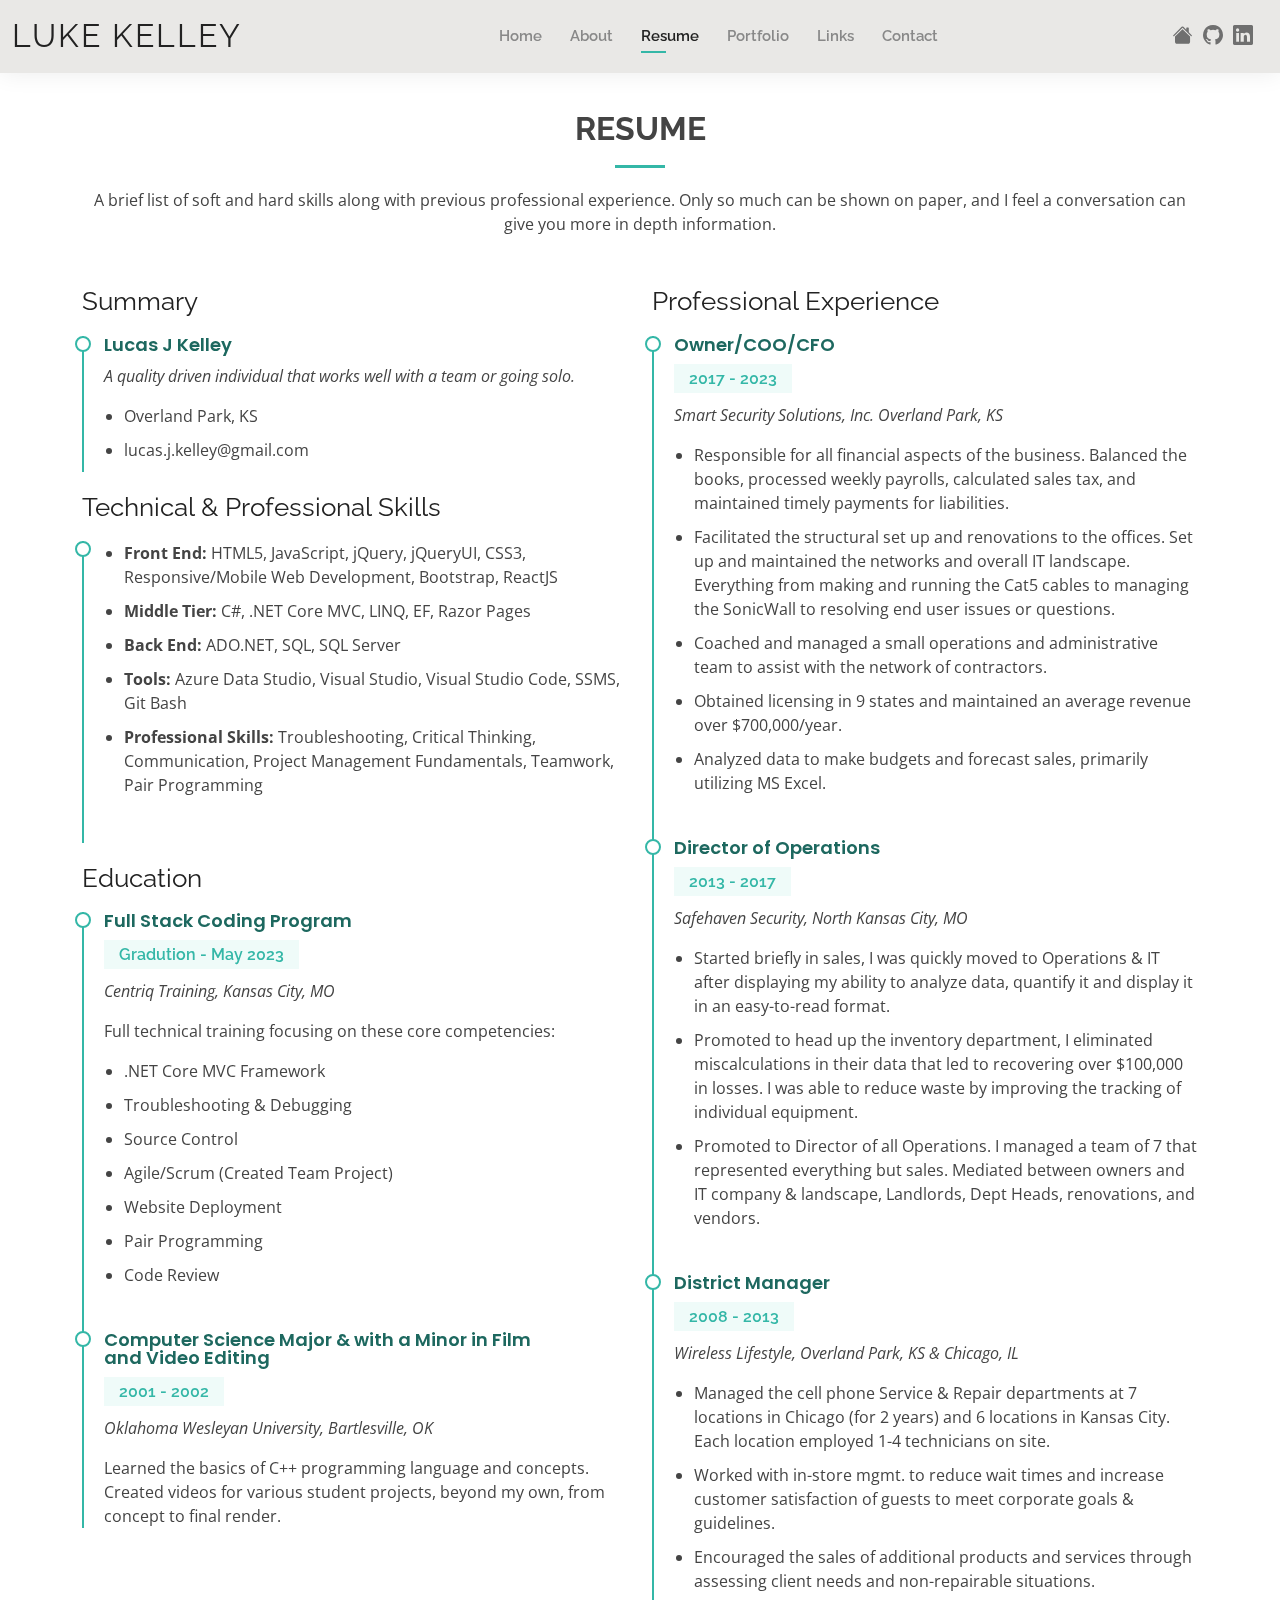
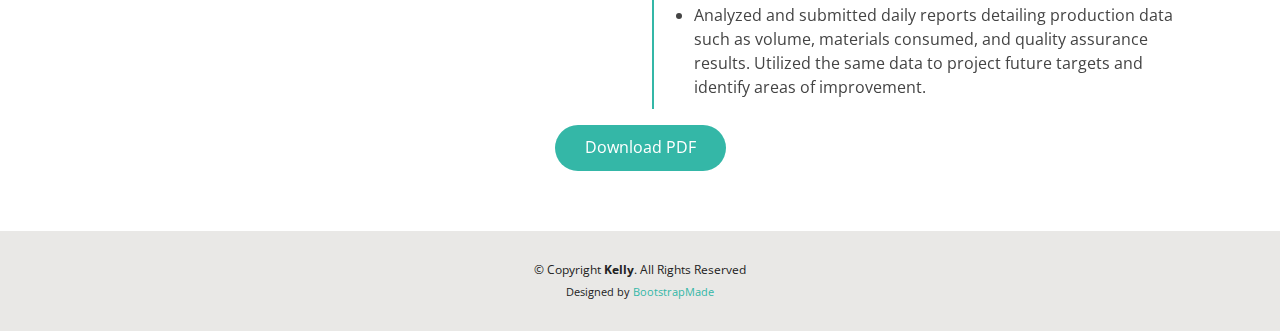
<file: resume.html>
<!DOCTYPE html>
<html lang="en">
  <head>
    <meta charset="utf-8" />
    <meta content="width=device-width, initial-scale=1.0" name="viewport" />

    <title>Luke Kelley - Resume</title>
    <meta content="" name="description" />
    <meta content="" name="keywords" />

    <!-- Favicons -->
    <link href="assets/img/Icons/LK_BrandingSuite-05.png" rel="icon" />
    <link
      href="assets/img/Icons/LK_BrandingSuite-05.png"
      rel="apple-touch-icon"
    />

    <!-- Google Fonts -->
    <link
      href="https://fonts.googleapis.com/css?family=Open+Sans:300,300i,400,400i,600,600i,700,700i|Raleway:300,300i,400,400i,500,500i,600,600i,700,700i|Poppins:300,300i,400,400i,500,500i,600,600i,700,700i"
      rel="stylesheet"
    />

    <!-- Vendor CSS Files -->
    <link href="assets/vendor/aos/aos.css" rel="stylesheet" />
    <link
      href="assets/vendor/bootstrap/css/bootstrap.min.css"
      rel="stylesheet"
    />
    <link
      href="assets/vendor/bootstrap-icons/bootstrap-icons.css"
      rel="stylesheet"
    />
    <link href="assets/vendor/boxicons/css/boxicons.min.css" rel="stylesheet" />
    <link
      href="assets/vendor/glightbox/css/glightbox.min.css"
      rel="stylesheet"
    />
    <link href="assets/vendor/swiper/swiper-bundle.min.css" rel="stylesheet" />

    <!-- Template Main CSS File -->
    <link href="assets/css/style.css" rel="stylesheet" />

    <!-- =======================================================
  * Template Name: Kelly - v4.10.0
  * Template URL: https://bootstrapmade.com/kelly-free-bootstrap-cv-resume-html-template/
  * Author: BootstrapMade.com
  * License: https://bootstrapmade.com/license/
  ======================================================== -->
  </head>

  <body>
    <!-- ======= Header ======= -->
    <header id="header" class="fixed-top">
      <div
        class="container-fluid d-flex justify-content-between align-items-center"
      >
        <h1 class="logo me-auto me-lg-0">
          <a href="index.html">Luke Kelley</a>
        </h1>
        <!-- Uncomment below if you prefer to use an image logo -->
        <!-- <a href="index.html" class="logo"><img src="assets/img/logo.png" alt="" class="img-fluid"></a>-->

        <nav id="navbar" class="navbar order-last order-lg-0">
          <ul>
            <li><a href="index.html">Home</a></li>
            <li><a href="about.html">About</a></li>
            <li><a class="active" href="resume.html">Resume</a></li>
            <li><a href="portfolio.html">Portfolio</a></li>
            <li><a href="links.html">Links</a></li>
            <li><a href="contact.html">Contact</a></li>
          </ul>
          <i class="bi bi-list mobile-nav-toggle"></i>
        </nav>
        <!-- .navbar -->

        <div class="header-social-links">
          <a href="https://www.lucasjkelley.com" class="website"
            ><i class="bi bi-house-fill"></i
          ></a>
          <a href="https://github.com/lucasjkelley" class="github"><i class="bi bi-github"></i></a>
          <a href="https://www.linkedin.com/in/lucasjkelley/" class="linkedin"
            ><i class="bi bi-linkedin"></i
          ></a>
        </div>
      </div>
    </header>
    <!-- End Header -->

    <main id="main">
      <!-- ======= Resume Section ======= -->
      <section id="resume" class="resume">
        <div class="container" data-aos="fade-up">
          <div class="section-title">
            <h2>Resume</h2>
            <p>
              A brief list of soft and hard skills along with previous
              professional experience. Only so much can be shown on paper, and I
              feel a conversation can give you more in depth information.
            </p>
          </div>

          <div class="row">
            <div class="col-lg-6">
              <h3 class="resume-title">Summary</h3>
              <div class="resume-item pb-0">
                <h4>Lucas J Kelley</h4>
                <p>
                  <em
                    >A quality driven individual that works well with a team or
                    going solo.</em
                  >
                </p>
                <p></p>
                <ul>
                  <li>Overland Park, KS</li>

                  <li>lucas.j.kelley@gmail.com</li>
                </ul>
                <p></p>
              </div>
              <h3 class="resume-title">Technical &amp; Professional Skills</h3>
              <div class="resume-item">
                <ul>
                  <li>
                    <strong>Front End:</strong> HTML5, JavaScript, jQuery,
                    jQueryUI, CSS3, Responsive/Mobile Web Development,
                    Bootstrap, ReactJS
                  </li>
                  <li>
                    <strong>Middle Tier:</strong> C#, .NET Core MVC, LINQ, EF,
                    Razor Pages
                  </li>
                  <li><strong>Back End:</strong> ADO.NET, SQL, SQL Server</li>
                  <li>
                    <strong>Tools:</strong> Azure Data Studio, Visual Studio,
                    Visual Studio Code, SSMS, Git Bash
                  </li>
                  <li>
                    <strong>Professional Skills:</strong> Troubleshooting,
                    Critical Thinking, Communication, Project Management
                    Fundamentals, Teamwork, Pair Programming
                  </li>
                </ul>
              </div>
              <h3 class="resume-title">Education</h3>
              <div class="resume-item">
                <h4>Full Stack Coding Program</h4>
                <h5>Gradution - May 2023</h5>
                <p><em>Centriq Training, Kansas City, MO</em></p>
                <p>
                  Full technical training focusing on these core competencies:
                </p>
                <ul>
                  <li>.NET Core MVC Framework</li>
                  <li>Troubleshooting & Debugging</li>
                  <li>Source Control</li>
                  <li>Agile/Scrum (Created Team Project)</li>
                  <li>Website Deployment</li>
                  <li>Pair Programming</li>
                  <li>Code Review</li>
                </ul>
              </div>
              <div class="resume-item">
                <h4>
                  Computer Science Major &amp; with a Minor in Film <br />and
                  Video Editing
                </h4>
                <h5>2001 - 2002</h5>
                <p><em>Oklahoma Wesleyan University, Bartlesville, OK</em></p>
                <p>
                  Learned the basics of C++ programming language and concepts.
                  Created videos for various student projects, beyond my own,
                  from concept to final render.
                </p>
              </div>
            </div>
            <div class="col-lg-6">
              <h3 class="resume-title">Professional Experience</h3>
              <div class="resume-item">
                <h4>Owner/COO/CFO</h4>
                <h5>2017 - 2023</h5>
                <p>
                  <em>Smart Security Solutions, Inc. Overland Park, KS </em>
                </p>
                <p></p>
                <ul>
                  <li>
                    Responsible for all financial aspects of the business.
                    Balanced the books, processed weekly payrolls, calculated
                    sales tax, and maintained timely payments for liabilities.
                  </li>
                  <li>
                    Facilitated the structural set up and renovations to the
                    offices. Set up and maintained the networks and overall IT
                    landscape. Everything from making and running the Cat5
                    cables to managing the SonicWall to resolving end user
                    issues or questions.
                  </li>
                  <li>
                    Coached and managed a small operations and administrative
                    team to assist with the network of contractors.
                  </li>
                  <li>
                    Obtained licensing in 9 states and maintained an average
                    revenue over $700,000/year.
                  </li>
                  <li>
                    Analyzed data to make budgets and forecast sales, primarily
                    utilizing MS Excel.
                  </li>
                </ul>
              </div>
              <div class="resume-item">
                <h4>Director of Operations</h4>
                <h5>2013 - 2017</h5>
                <p><em>Safehaven Security, North Kansas City, MO</em></p>
                <p></p>
                <ul>
                  <li>
                    Started briefly in sales, I was quickly moved to Operations
                    & IT after displaying my ability to analyze data, quantify
                    it and display it in an easy-to-read format.
                  </li>
                  <li>
                    Promoted to head up the inventory department, I eliminated
                    miscalculations in their data that led to recovering over
                    $100,000 in losses. I was able to reduce waste by improving
                    the tracking of individual equipment.
                  </li>
                  <li>
                    Promoted to Director of all Operations. I managed a team of
                    7 that represented everything but sales. Mediated between
                    owners and IT company & landscape, Landlords, Dept Heads,
                    renovations, and vendors.
                  </li>
                </ul>
              </div>
              <div class="resume-item">
                <h4>District Manager</h4>
                <h5>2008 - 2013</h5>
                <p>
                  <em
                    >Wireless Lifestyle, Overland Park, KS &amp; Chicago, IL</em
                  >
                </p>
                <p></p>
                <ul>
                  <li>
                    Managed the cell phone Service & Repair departments at 7
                    locations in Chicago (for 2 years) and 6 locations in Kansas
                    City. Each location employed 1-4 technicians on site.
                  </li>
                  <li>
                    Worked with in-store mgmt. to reduce wait times and increase
                    customer satisfaction of guests to meet corporate goals &
                    guidelines.
                  </li>
                  <li>
                    Encouraged the sales of additional products and services
                    through assessing client needs and non-repairable
                    situations.
                  </li>
                  <li>
                    Analyzed and submitted daily reports detailing production
                    data such as volume, materials consumed, and quality
                    assurance results. Utilized the same data to project future
                    targets and identify areas of improvement.
                  </li>
                </ul>
              </div>
            </div>
          </div>
          <div class="button-container-div">
            <button type="button" onclick="downloadFile()">Download PDF</button>
          </div>
        </div>
      </section>
      <!-- End Resume Section -->
    </main>
    <!-- End #main -->

    <!-- ======= Footer ======= -->
    <footer id="footer">
      <div class="container">
        <div class="copyright">
          &copy; Copyright <strong><span>Kelly</span></strong
          >. All Rights Reserved
        </div>
        <div class="credits">
          <!-- All the links in the footer should remain intact. -->
          <!-- You can delete the links only if you purchased the pro version. -->
          <!-- Licensing information: https://bootstrapmade.com/license/ -->
          <!-- Purchase the pro version with working PHP/AJAX contact form: https://bootstrapmade.com/kelly-free-bootstrap-cv-resume-html-template/ -->
          Designed by <a href="https://bootstrapmade.com/">BootstrapMade</a>
        </div>
      </div>
    </footer>
    <!-- End  Footer -->

    <div id="preloader"></div>
    <a
      href="#"
      class="back-to-top d-flex align-items-center justify-content-center"
      ><i class="bi bi-arrow-up-short"></i
    ></a>

    <!-- Vendor JS Files -->
    <script src="assets/vendor/purecounter/purecounter_vanilla.js"></script>
    <script src="assets/vendor/aos/aos.js"></script>
    <script src="assets/vendor/bootstrap/js/bootstrap.bundle.min.js"></script>
    <script src="assets/vendor/glightbox/js/glightbox.min.js"></script>
    <script src="assets/vendor/isotope-layout/isotope.pkgd.min.js"></script>
    <script src="assets/vendor/swiper/swiper-bundle.min.js"></script>
    <script src="assets/vendor/waypoints/noframework.waypoints.js"></script>
    <script src="assets/vendor/php-email-form/validate.js"></script>

    <!-- Template Main JS File -->
    <script src="assets/js/main.js"></script>
  </body>
</html>
</file>
<file: assets/css/style.css>
/**
* Template Name: Kelly - v4.10.0
* Template URL: https://bootstrapmade.com/kelly-free-bootstrap-cv-resume-html-template/
* Author: BootstrapMade.com
* License: https://bootstrapmade.com/license/
*/

/*--------------------------------------------------------------
#region General
--------------------------------------------------------------*/
body {
  font-family: "Open Sans", sans-serif;
  color: #444444;
}

a {
  color: #34b7a7;
  text-decoration: none;
}

a:hover {
  color: #51cdbe;
  text-decoration: none;
}

h1,
h2,
h3,
h4,
h5,
h6 {
  font-family: "Raleway", sans-serif;
}

#main {
  margin-top: 50px;
}

@media (max-width: 992px) {
  #main {
    margin-top: 30px;
  }
}
/*#endregion */
/*--------------------------------------------------------------
# Preloader
--------------------------------------------------------------*/
#preloader {
  position: fixed;
  top: 0;
  left: 0;
  right: 0;
  bottom: 0;
  z-index: 9999;
  overflow: hidden;
  background: #fff;
}

#preloader:before {
  content: "";
  position: fixed;
  top: calc(50% - 30px);
  left: calc(50% - 30px);
  border: 6px solid #34b7a7;
  border-top-color: #dcf5f2;
  border-radius: 50%;
  width: 60px;
  height: 60px;
  -webkit-animation: animate-preloader 1s linear infinite;
  animation: animate-preloader 1s linear infinite;
}

@-webkit-keyframes animate-preloader {
  0% {
    transform: rotate(0deg);
  }

  100% {
    transform: rotate(360deg);
  }
}

@keyframes animate-preloader {
  0% {
    transform: rotate(0deg);
  }

  100% {
    transform: rotate(360deg);
  }
}

/*--------------------------------------------------------------
# Back to top button
--------------------------------------------------------------*/
.back-to-top {
  position: fixed;
  visibility: hidden;
  opacity: 0;
  right: 15px;
  bottom: 15px;
  z-index: 996;
  background: #34b7a7;
  width: 40px;
  height: 40px;
  border-radius: 50px;
  transition: all 0.4s;
}

.back-to-top i {
  font-size: 24px;
  color: #fff;
  line-height: 0;
}

.back-to-top:hover {
  background: #49cbbb;
  color: #fff;
}

.back-to-top.active {
  visibility: visible;
  opacity: 1;
}

/*--------------------------------------------------------------
# Header
--------------------------------------------------------------*/
#header {
  background: #e9e8e6;
  box-shadow: 0px 0px 25px 0 rgba(0, 0, 0, 0.08);
  z-index: 997;
  padding: 15px 0;
}

#header .logo {
  font-size: 32px;
  margin: 0;
  padding: 0;
  line-height: 1;
  font-weight: 400;
  letter-spacing: 2px;
  text-transform: uppercase;
}

#header .logo a {
  color: #222222;
}

#header .logo img {
  max-height: 40px;
}

@media (max-width: 992px) {
  #header .logo {
    font-size: 28px;
  }
}

/*--------------------------------------------------------------
# Header Social Links
--------------------------------------------------------------*/
.header-social-links {
  padding-right: 15px;
}

.header-social-links a {
  color: #6f6f6f;
  padding-left: 6px;
  display: inline-block;
  line-height: 0px;
  transition: 0.3s;
  font-size: 20px;
}

.header-social-links a:hover {
  color: #34b7a7;
}

/*--------------------------------------------------------------
# Navigation Menu
--------------------------------------------------------------*/
/**
* Desktop Navigation 
*/
.navbar {
  padding: 0;
}

.navbar ul {
  margin: 0;
  padding: 0;
  display: flex;
  list-style: none;
  align-items: center;
}

.navbar li {
  position: relative;
  padding: 10px 0 10px 28px;
}

.navbar a,
.navbar a:focus {
  display: flex;
  align-items: center;
  justify-content: space-between;
  font-family: "Raleway", sans-serif;
  font-size: 15px;
  font-weight: 600;
  color: #888888;
  white-space: nowrap;
  transition: 0.3s;
  position: relative;
}

.navbar a i,
.navbar a:focus i {
  font-size: 12px;
  line-height: 0;
  margin-left: 5px;
}

.navbar > ul > li > a:before {
  content: "";
  position: absolute;
  width: 0;
  height: 2px;
  bottom: -5px;
  left: 0;
  background-color: #34b7a7;
  visibility: hidden;
  width: 0px;
  transition: all 0.3s ease-in-out 0s;
}

.navbar a:hover:before,
.navbar li:hover > a:before,
.navbar .active:before {
  visibility: visible;
  width: 25px;
}

.navbar a:hover,
.navbar .active,
.navbar .active:focus,
.navbar li:hover > a {
  color: #222222;
}

.navbar .dropdown ul {
  display: block;
  position: absolute;
  left: 14px;
  top: calc(100% + 30px);
  margin: 0;
  padding: 10px 0;
  z-index: 99;
  opacity: 0;
  visibility: hidden;
  background: #fff;
  box-shadow: 0px 0px 30px rgba(127, 137, 161, 0.25);
  transition: 0.3s;
  border-radius: 4px;
}

.navbar .dropdown ul li {
  min-width: 200px;
  padding: 0;
}

.navbar .dropdown ul a {
  padding: 10px 20px;
  font-size: 15px;
  text-transform: none;
  font-weight: 600;
}

.navbar .dropdown ul a i {
  font-size: 12px;
}

.navbar .dropdown ul a:hover,
.navbar .dropdown ul .active:hover,
.navbar .dropdown ul li:hover > a {
  color: #34b7a7;
}

.navbar .dropdown:hover > ul {
  opacity: 1;
  top: 100%;
  visibility: visible;
}

.navbar .dropdown .dropdown ul {
  top: 0;
  left: calc(100% - 30px);
  visibility: hidden;
}

.navbar .dropdown .dropdown:hover > ul {
  opacity: 1;
  top: 0;
  left: 100%;
  visibility: visible;
}

@media (max-width: 1366px) {
  .navbar .dropdown .dropdown ul {
    left: -90%;
  }

  .navbar .dropdown .dropdown:hover > ul {
    left: -100%;
  }
}

/**
* Mobile Navigation 
*/
.mobile-nav-toggle {
  color: #222222;
  font-size: 28px;
  cursor: pointer;
  display: none;
  line-height: 0;
  transition: 0.5s;
}

.mobile-nav-toggle.bi-x {
  color: #fff;
}

@media (max-width: 991px) {
  .mobile-nav-toggle {
    display: block;
  }

  .navbar ul {
    display: none;
  }
}

.navbar-mobile {
  position: fixed;
  overflow: hidden;
  top: 0;
  right: 0;
  left: 0;
  bottom: 0;
  background: rgba(9, 9, 9, 0.9);
  transition: 0.3s;
  z-index: 999;
}

.navbar-mobile .mobile-nav-toggle {
  position: absolute;
  top: 15px;
  right: 15px;
}

.navbar-mobile ul {
  display: block;
  position: absolute;
  top: 55px;
  right: 15px;
  bottom: 15px;
  left: 15px;
  padding: 10px 0;
  border-radius: 10px;
  background-color: #fff;
  overflow-y: auto;
  transition: 0.3s;
}

.navbar-mobile a,
.navbar-mobile a:focus {
  font-size: 15px;
  padding-right: 15px;
  color: #222222;
}

.navbar-mobile a:hover,
.navbar-mobile .active,
.navbar-mobile li:hover > a {
  color: #34b7a7;
}

.navbar-mobile .getstarted,
.navbar-mobile .getstarted:focus {
  margin: 15px;
}

.navbar-mobile .dropdown ul {
  position: static;
  display: none;
  margin: 10px 20px;
  padding: 10px 0;
  z-index: 99;
  opacity: 1;
  visibility: visible;
  background: #fff;
  box-shadow: 0px 0px 30px rgba(127, 137, 161, 0.25);
}

.navbar-mobile .dropdown ul li {
  min-width: 200px;
}

.navbar-mobile .dropdown ul a {
  padding: 10px 20px;
}

.navbar-mobile .dropdown ul a i {
  font-size: 12px;
}

.navbar-mobile .dropdown ul a:hover,
.navbar-mobile .dropdown ul .active:hover,
.navbar-mobile .dropdown ul li:hover > a {
  color: #34b7a7;
}

.navbar-mobile .dropdown > .dropdown-active {
  display: block;
}

/*--------------------------------------------------------------
# Hero Section
--------------------------------------------------------------*/
#hero {
  width: 100%;
  height: 100vh;
  background: url(/assets/img/KC-air-balloon.jpg) top right;
  background-size: cover;
}

#hero .container {
  padding-top: 70px;
  position: relative;
  padding-bottom: 200px;
}

@media (max-width: 992px) {
  #hero .container {
    padding-top: 58px;
  }
}

#hero h1 {
  margin: 0;
  font-size: 48px;
  font-weight: 700;
  line-height: 56px;
  color: #f3e5e5;
  text-shadow: 3px 3px 5px #000;
}

#hero h2 {
  color: #f3e5e5;
  margin: 10px 0 0 0;
  font-size: 22px;
  text-shadow: 3px 3px 5px #000;
}

#hero .btn-about {
  font-family: "Raleway", sans-serif;
  text-transform: uppercase;
  font-weight: 600;
  font-size: 12px;
  letter-spacing: 1px;
  display: inline-block;
  padding: 12px 40px;
  border-radius: 50px;
  transition: 0.5s;
  margin-top: 30px;
  color: #fff;
  background: #34b7a7;
}

#hero .btn-about:hover {
  background: #3dc8b7;
}

@media (min-width: 1024px) {
  #hero {
    background-attachment: fixed;
  }
}

@media (max-width: 992px) {
  #hero:before {
    content: "";
    background: rgba(255, 255, 255, 0.8);
    position: absolute;
    bottom: 0;
    top: 0;
    left: 0;
    right: 0;
  }

  #hero h1 {
    font-size: 28px;
    line-height: 36px;
  }

  #hero h2 {
    font-size: 18px;
    line-height: 24px;
  }
}

/*--------------------------------------------------------------
# Sections General
--------------------------------------------------------------*/
section {
  padding: 60px 0;
}

.section-bg {
  background-color: #e7f8f6;
}

.section-title {
  text-align: center;
  padding-bottom: 30px;
}

.section-title h2 {
  font-size: 32px;
  font-weight: bold;
  text-transform: uppercase;
  margin-bottom: 20px;
  padding-bottom: 20px;
  position: relative;
}

.section-title h2::after {
  content: "";
  position: absolute;
  display: block;
  width: 50px;
  height: 3px;
  background: #34b7a7;
  bottom: 0;
  left: calc(50% - 25px);
}

.section-title p {
  margin-bottom: 0;
}

/*--------------------------------------------------------------
# Cta
--------------------------------------------------------------*/
.cta {
  background: linear-gradient(rgba(0, 0, 0, 0.6), rgba(0, 0, 0, 0.6)),
    url("/assets/img/bg-1.jpg") fixed center center;
  background-size: cover;
  padding: 80px 0;
}

.cta h3 {
  color: #fff;
  font-size: 28px;
  font-weight: 700;
}

.cta p {
  color: #fff;
}

.cta .cta-btn {
  font-family: "Raleway", sans-serif;
  text-transform: uppercase;
  font-weight: 500;
  font-size: 16px;
  letter-spacing: 1px;
  display: inline-block;
  padding: 8px 20px;
  border-radius: 2px;
  transition: 0.5s;
  margin: 10px;
  border: 2px solid #fff;
  color: #fff;
}

.cta .cta-btn:hover {
  background: #34b7a7;
  border: 2px solid #34b7a7;
}

@media (max-width: 1024px) {
  .cta {
    background-attachment: scroll;
  }
}

@media (min-width: 769px) {
  .cta .cta-btn-container {
    display: flex;
    align-items: center;
    justify-content: flex-end;
  }
}

/*--------------------------------------------------------------
# About
--------------------------------------------------------------*/
.about .content h3 {
  font-weight: 700;
  font-size: 26px;
  color: #555555;
}

.about .content ul {
  list-style: none;
  padding: 0;
}

.about .content ul li {
  padding-bottom: 10px;
}

.about .content ul i {
  font-size: 20px;
  padding-right: 2px;
  color: #34b7a7;
}

.about .content p:last-child {
  margin-bottom: 0;
}
.container i {
  font-size: 35px;
}

/*--------------------------------------------------------------
# Skills
--------------------------------------------------------------*/
section.container {
  display: inline-block;
  position: relative;
  text-align: center;
  margin: 0 auto;
}

/*--------------------------------------------------------------
# Facts
--------------------------------------------------------------*/
.facts .counters span {
  font-size: 48px;
  display: block;
  color: #34b7a7;
}

.facts .counters p {
  padding: 0;
  margin: 0 0 20px 0;
  font-family: "Raleway", sans-serif;
  font-size: 14px;
}


/*--------------------------------------------------------------
# Resume
--------------------------------------------------------------*/
.resume .resume-title {
  font-size: 26px;
  font-weight: 400;
  margin-top: 20px;
  margin-bottom: 20px;
  color: #222222;
}

.resume .resume-item {
  padding: 0 0 20px 20px;
  margin-top: -2px;
  border-left: 2px solid #34b7a7;
  position: relative;
}

.resume .resume-item h4 {
  line-height: 18px;
  font-size: 18px;
  font-weight: 600;
  font-family: "Poppins", sans-serif;
  color: #1d685f;
  margin-bottom: 10px;
}

.resume .resume-item h5 {
  font-size: 16px;
  background: #effbf9;
  padding: 5px 15px;
  display: inline-block;
  font-weight: 600;
  margin-bottom: 10px;
  color: #34b7a7;
}

.resume .resume-item ul {
  padding-left: 20px;
}

.resume .resume-item ul li {
  padding-bottom: 10px;
}

.resume .resume-item:last-child {
  padding-bottom: 0;
}

.resume .resume-item::before {
  content: "";
  position: absolute;
  width: 16px;
  height: 16px;
  border-radius: 50px;
  left: -9px;
  top: 0;
  background: #fff;
  border: 2px solid #34b7a7;
}
.resume button[type="button"] {
  background: #34b7a7;
  border: 0;
  padding: 10px 30px 12px 30px;
  color: #fff;
  transition: 0.4s;
  border-radius: 50px;
}

.resume button[type="button"]:hover {
  background: #3dc8b7;
}
.resume .button-container-div {
  text-align: center;
}

/*--------------------------------------------------------------
# Services
--------------------------------------------------------------*/
/*--------------------------------------------------------------
# Centriq Classmates
--------------------------------------------------------------*/

.centriq h4 {
  font-size: 1.8vw;
}

.centriq .btn {
  background-color: #3a60f7;
}

.centriq .btn:hover {
  background-color: #2345cb;
}

.centriq i {
  float: right;
  font-size: 1.5em;
  margin: 0 0.5vh;
}

.centriq button {
  width: 40%;
}
.centriq .card {
  
  
  overflow: hidden;
  
}
.centriq .card img{
  height: auto;
  width: 100%;
}

@media (max-width: 800px) {
  .centriq h4 {
    font-size: 4vw;
  }
}

/*--------------------------------------------------------------
# Portfolio
--------------------------------------------------------------*/
.portfolio .portfolio-item {
  margin-bottom: 30px;
}

.portfolio #portfolio-flters {
  padding: 0;
  margin: 0 auto 20px auto;
  list-style: none;
  text-align: center;
}

.portfolio #portfolio-flters li {
  cursor: pointer;
  display: inline-block;
  padding: 8px 16px 10px 16px;
  font-size: 13px;
  font-weight: 500;
  line-height: 1;
  text-transform: uppercase;
  color: #444444;
  margin-bottom: 5px;
  transition: all 0.3s ease-in-out;
  border-radius: 50px;
}

.portfolio #portfolio-flters li:hover,
.portfolio #portfolio-flters li.filter-active {
  color: #fff;
  background: #34b7a7;
}

.portfolio #portfolio-flters li:last-child {
  margin-right: 0;
}

.portfolio .portfolio-wrap {
  transition: 0.3s;
  position: relative;
  overflow: hidden;
  z-index: 1;
  background: rgba(34, 34, 34, 0.6);
}

.portfolio .portfolio-wrap::before {
  content: "";
  background: rgba(34, 34, 34, 0.6);
  position: absolute;
  left: 0;
  right: 0;
  top: 0;
  bottom: 0;
  transition: all ease-in-out 0.3s;
  z-index: 2;
  opacity: 0;
}

.portfolio .portfolio-wrap img {
  transition: all ease-in-out 0.3s;
}

.portfolio .portfolio-wrap .portfolio-info {
  opacity: 0;
  position: absolute;
  top: 0;
  left: 0;
  right: 0;
  bottom: 0;
  z-index: 3;
  transition: all ease-in-out 0.3s;
  display: flex;
  flex-direction: column;
  justify-content: flex-end;
  align-items: flex-start;
  padding: 20px;
}

.portfolio .portfolio-wrap .portfolio-info h4 {
  font-size: 20px;
  color: #fff;
  font-weight: 600;
}

.portfolio .portfolio-wrap .portfolio-info p {
  color: rgba(255, 255, 255, 0.7);
  font-size: 14px;
  text-transform: uppercase;
  padding: 0;
  margin: 0;
  font-style: italic;
}

.portfolio .portfolio-wrap .portfolio-links {
  text-align: center;
  z-index: 4;
}

.portfolio .portfolio-wrap .portfolio-links a {
  color: #fff;
  margin: 0 5px 0 0;
  font-size: 28px;
  display: inline-block;
  transition: 0.3s;
}

.portfolio .portfolio-wrap .portfolio-links a:hover {
  color: #78d9cd;
}

.portfolio .portfolio-wrap:hover::before {
  opacity: 1;
}

.portfolio .portfolio-wrap:hover img {
  transform: scale(1.2);
}

.portfolio .portfolio-wrap:hover .portfolio-info {
  opacity: 1;
}

/*--------------------------------------------------------------
# Portfolio Details
--------------------------------------------------------------*/
.portfolio-details {
  padding-top: 0;
}

.portfolio-details .portfolio-details-slider img {
  max-width: 100%;
  max-height: 75vh;
}

.portfolio-details .portfolio-details-slider .swiper-pagination {
  margin-top: 20px;
  position: relative;
}

.portfolio-details
  .portfolio-details-slider
  .swiper-pagination
  .swiper-pagination-bullet {
  width: 12px;
  height: 12px;
  background-color: #fff;
  opacity: 1;
  border: 1px solid #34b7a7;
}

.portfolio-details
  .portfolio-details-slider
  .swiper-pagination
  .swiper-pagination-bullet-active {
  background-color: #34b7a7;
}

.portfolio-details .portfolio-info {
  padding: 30px;
  box-shadow: 0px 0 30px rgba(34, 34, 34, 0.08);
}

.portfolio-details .portfolio-info h3 {
  font-size: 22px;
  font-weight: 700;
  margin-bottom: 20px;
  padding-bottom: 20px;
  border-bottom: 1px solid #eee;
}

.portfolio-details .portfolio-info ul {
  list-style: none;
  padding: 0;
  font-size: 15px;
}

.portfolio-details .portfolio-info ul li + li {
  margin-top: 10px;
}

.portfolio-details .portfolio-description {
  padding-top: 30px;
}

.portfolio-details .portfolio-description h2 {
  font-size: 26px;
  font-weight: 700;
  margin-bottom: 20px;
}

.portfolio-details .portfolio-description p {
  padding: 0;
}

/*--------------------------------------------------------------
# Contact
--------------------------------------------------------------*/
.contact .info {
  width: 100%;
  background: #fff;
}

.contact .info i {
  font-size: 20px;
  color: #34b7a7;
  float: left;
  width: 44px;
  height: 44px;
  background: #effbf9;
  display: flex;
  justify-content: center;
  align-items: center;
  border-radius: 50px;
  transition: all 0.3s ease-in-out;
}

.contact .info h4 {
  padding: 0 0 0 60px;
  font-size: 22px;
  font-weight: 600;
  margin-bottom: 5px;
  color: #222222;
}

.contact .info p {
  padding: 0 0 0 60px;
  margin-bottom: 0;
  font-size: 14px;
  color: #555555;
}

.contact .info .email,
.contact .info .phone {
  margin-top: 40px;
}

.contact .info .email:hover i,
.contact .info .address:hover i,
.contact .info .phone:hover i {
  background: #34b7a7;
  color: #fff;
}

.contact .php-email-form {
  width: 100%;
  background: #fff;
}

.contact .php-email-form .form-group {
  padding-bottom: 8px;
}

.contact .php-email-form .error-message {
  display: none;
  color: #fff;
  background: #ed3c0d;
  text-align: center;
  padding: 15px;
  font-weight: 600;
}

.contact .php-email-form .sent-message {
  display: none;
  color: #fff;
  background: #18d26e;
  text-align: center;
  padding: 15px;
  font-weight: 600;
}

.contact .php-email-form .loading {
  display: none;
  background: #fff;
  text-align: center;
  padding: 15px;
}

.contact .php-email-form .loading:before {
  content: "";
  display: inline-block;
  border-radius: 50%;
  width: 24px;
  height: 24px;
  margin: 0 10px -6px 0;
  border: 3px solid #18d26e;
  border-top-color: #eee;
  -webkit-animation: animate-loading 1s linear infinite;
  animation: animate-loading 1s linear infinite;
}

.contact .php-email-form input,
.contact .php-email-form textarea {
  border-radius: 4px;
  box-shadow: none;
  font-size: 14px;
}

.contact .php-email-form input:focus,
.contact .php-email-form textarea:focus {
  border-color: #34b7a7;
}

.contact .php-email-form input {
  height: 44px;
}

.contact .php-email-form textarea {
  padding: 10px 12px;
}

.contact .php-email-form button[type="submit"] {
  background: #34b7a7;
  border: 0;
  padding: 10px 30px 12px 30px;
  color: #fff;
  transition: 0.4s;
  border-radius: 50px;
}

.contact .php-email-form button[type="submit"]:hover {
  background: #3dc8b7;
}

@-webkit-keyframes animate-loading {
  0% {
    transform: rotate(0deg);
  }

  100% {
    transform: rotate(360deg);
  }
}

@keyframes animate-loading {
  0% {
    transform: rotate(0deg);
  }

  100% {
    transform: rotate(360deg);
  }
}

/*--------------------------------------------------------------
# Footer
--------------------------------------------------------------*/
#footer {
  background: #e9e8e6;
  padding: 30px 0;
  color: #222222;
  font-size: 12px;
  text-align: center;
}

#footer .credits {
  padding-top: 5px;
  font-size: 11px;
}

#footer .credits a {
  color: #34b7a7;
}
</file>
